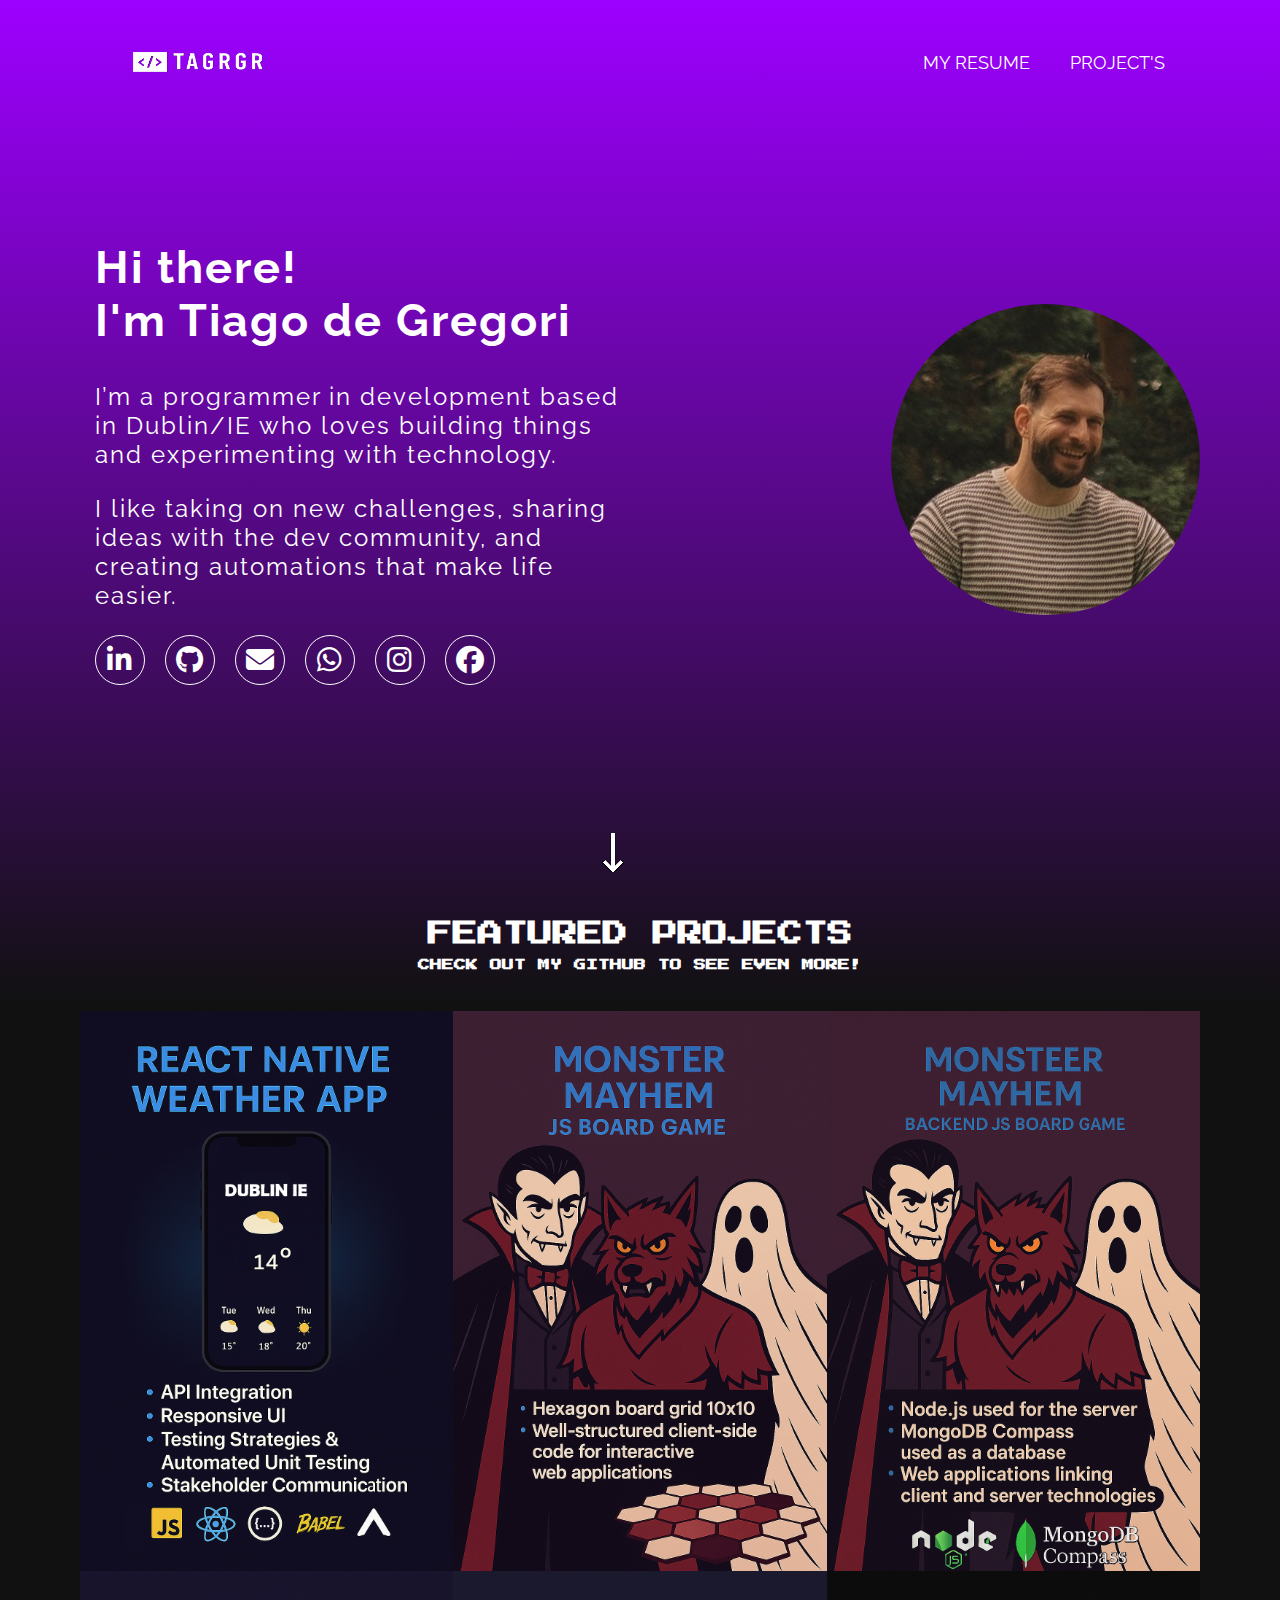
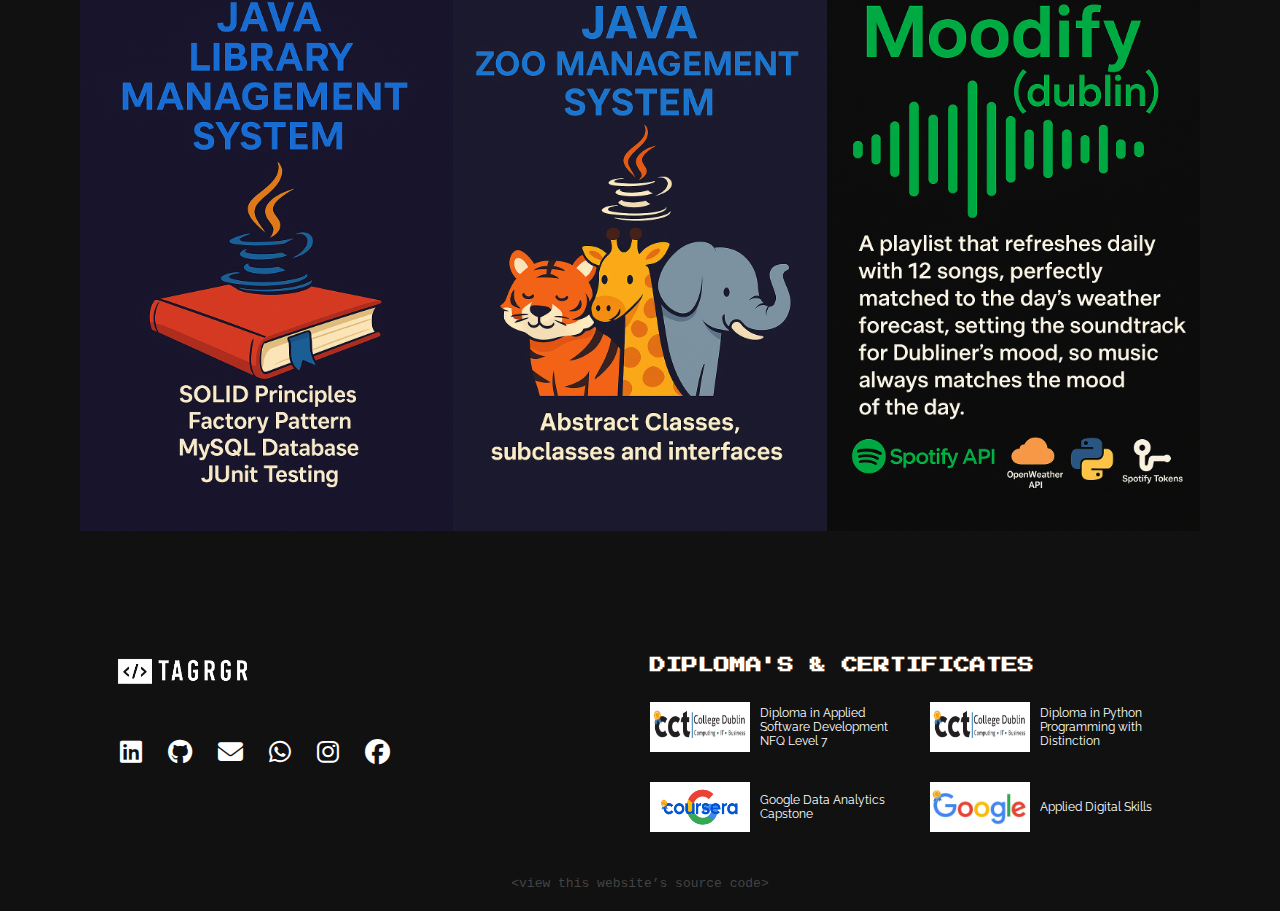
<file: index.html>
<!-- https://github.com/tagrgr/MyPortfolio -->

<!DOCTYPE html>
<html lang="en">
<head>
    <meta charset="UTF-8">
    <meta name="viewport" content="width=device-width, initial-scale=1.0">
    <title>Tiago de Gregori Portfolio</title>
    
    <!-- links to all css files, google fonts and font-awesome icons -->
    <link rel="stylesheet" href="./src/css/reset.css">
    <link rel="stylesheet" href="./src/css/style.css">
    <link rel="stylesheet" href="./src/css/responsive.css">
    <link rel="stylesheet" href="https://cdnjs.cloudflare.com/ajax/libs/font-awesome/6.5.0/css/all.min.css">
    <link rel="preconnect" href="https://fonts.googleapis.com">
    <link rel="preconnect" href="https://fonts.gstatic.com" crossorigin>
    <link href="https://fonts.googleapis.com/css2?family=Poppins:ital,wght@0,100;0,200;0,300;0,400;0,500;0,600;0,700;0,800;0,900;1,100;1,200;1,300;1,400;1,500;1,600;1,700;1,800;1,900&family=Press+Start+2P&family=Raleway:ital,wght@0,100..900;1,100..900&display=swap" rel="stylesheet">

</head>

<body>
    <!-- header of index page, here I added a tag image for my logo, and a nav menu bar where I added in an unordered list with only 2 li's, a link to my resume, and a ID reference link to my #projects section below -->
    <header class="head">        
        <img class="logo" src="./src/images/logo.png" alt="logo">
        
        <nav class="menu">
            <ul>
                <li><a href="./src/pdf/cvTiago10-25.pdf" target="_blank">my resume</a></li>
                <li><a href="#projects">project's</a></li>
                
            </ul>
        </nav>
    </header>
    
    <!-- In my home section, I got a div wrapping my heading tag, text content paragraphs and a social media ul icon links where I added in my contact info. In these links I decided to add attribute target blank so instead of just access its content, it opens a new tab every time user clicks on, also added in title that will pop out a message whn user hovers over  -->
    <section class="home">
        <div class="info">
            <h2>Hi there! <br>I'm Tiago de Gregori</h2>
            <p>I’m a programmer in development based in Dublin/IE who loves building things and experimenting with technology.</p>
            <p>I like taking on new challenges, sharing ideas with the dev community, and creating automations that make life easier.</p>

            <ul class="social-media">
                <li>
                    <a href="https://www.linkedin.com/in/tagrgr/" target="_blank" title="Go to this LinkedIn link">
                        <i class="fab fa-linkedin-in"></i>
                    </a>
                </li>
                <li>
                    <a href="https://github.com/tagrgr" target="_blank" title="Go to this GitHub link">
                        <i class="fab fa-github"></i>
                    </a>
                </li>
                <li>
                    <a href="mailto:tiago.gregori@live.com" target="_blank" title="Send me an email">
                        <i class="fas fa-envelope"></i>
                    </a>
                </li>
                <li>
                    <a href="https://wa.me/353899853638" target="_blank" title="Contact by WhatsApp">
                        <i class="fab fa-whatsapp"></i>
                    </a>
                </li>
                <li>
                    <a href="https://www.instagram.com/tiagogregori" target="_blank" title="Go to this Instagram link">
                        <i class="fab fa-instagram"></i>
                    </a>
                </li>
                <li>
                    <a href="https://facebook.com/tiagodegregori" target="_blank" title="Go to this Facebook link">
                        <i class="fab fa-facebook"></i>
                    </a>
                </li>
            </ul>
        </div>

        <!-- my profile picture, added 2 parent divs wrapping img for styling later on-->
        <div class="container-pic">
            <div class="pic">
                <img src="./src/images/profile-photo.jpg" alt="Tiago profile photo">
            </div>
        </div>
    </section>

    <!-- section Id Projects, so the idea here was to write something I could create a grid layout of images with 2 rows and 3 columns. Link to it html pages where I could have access to its links info, so I got a section with the id I used on my nav bar which means, everytime you click on projects in my nav bar it will send user to this section. a heading tag just before the first div and then I followed a pretty much basic structure: div wrapping up a tag link and this tag link wrapping up a tag image. Did that 6 times and wrapped all up in another div called container -->
    <section id="projects">
        <h3 class="title">Featured Projects<br><span class="title-info">Check out my GitHub to see even more!</span></h3>
        <div class="container-pro">
            <div class="project">
                <a href="./weather-app.html">
                    <img src="./src/images/wheather-app.png" alt="React Native Weather App">
                </a>
            </div>
            <div class="project">
                <a href="./monster-mayhem-hex.html">
                    <img src="./src/images/monster-mayhem-hexagons.png" alt="Monster Mayhem Hexagonal Board Game">
                </a>
            </div>
            <div class="project">
                <a href="./monster-mayhem-backend.html">
                    <img src="./src/images/monster-mayhem-backend.png" alt="Monster Mayhem Backend Board Game">
                </a>
            </div>
            <div class="project">
                <a href="library.html">
                    <img src="./src/images/library-java.png" alt="Java Library Management System">
                </a>
            </div>
            <div class="project">
                <a href="./dublin-zoo.html">
                    <img src="./src/images/zoo-java.png" alt="Java Dublin Zoo Management System">
                </a>
            </div>
            <div class="project">
                <a href="./moodify.html">
                    <img src="./src/images/moodify-python.png" alt="Python Spotify Weather Playlist">
                </a>
            </div>
        </div>
    </section>

    <!-- Splited my footed in left and right side. on my left side I got my logo positioned on top and social media links under. At the footer right side I got an list for my diplomas and certificates -->
    <footer class="foot">
        <div class="left-side">
            <a class="foot-logo" href="#">
                <img src="./src/images/logo.png" alt="logo">
            </a>

            <div class="social-foot">
                <a href="https://linkedin.com/in/tagrgr" target="_blank" title="Go to this LinkedIn link">
                    <i class="fab fa-linkedin"></i>
                </a>
                <a href="https://github.com/tagrgr" target="_blank" title="Go to this GitHub link">
                    <i class="fab fa-github"></i>
                </a>
                <a href="mailto:tiago.gregori@live.com" target="_blank" title="Send me an email">
                    <i class="fas fa-envelope"></i>
                </a>
                <a href="https://wa.me/353899853638" target="_blank" title="Contact by WhatsApp">
                    <i class="fab fa-whatsapp"></i>
                </a>
                <a href="https://instagram.com/tiagogregori" target="_blank" title="Go to this Instagram link">
                    <i class="fab fa-instagram"></i>
                </a>
                <a href="https://facebook.com/tiagodegregori" target="_blank" title="Go to this Facebook link">
                    <i class="fab fa-facebook"></i>
                </a>
            </div>

        </div>
        
        <nav>
            <h4>Diploma's & Certificates</h4> <br>
            <ul>
                <li>
                    <a href="./src/pdf/Tiago de Gregori - Award Transcript.pdf" target="_blank">
                        <img src="./src/images/cct.jpg" alt="FullStack">
                        <p>Diploma in Applied Software Development NFQ Level 7</p>
                    </a>
                </li>
                <li>
                    <a href="./src/pdf/Python Summer Cert.pdf" target="_blank">
                        <img src="./src/images/cct.jpg" alt="Python">
                        <p>Diploma in Python Programming with Distinction</p>
                    </a>
                </li>
                <li>
                    <a href="./src/pdf/Google Data Analytics Capstone Certificate.pdf" target="_blank">
                        <img src="./src/images/coursera.png" alt="Data Analytics">
                        <p>Google Data Analytics Capstone</p>
                    </a>
                </li>
                <li>
                    <a href="./src/pdf/Applied Digital Skills.pdf" target="_blank">
                        <img src="./src/images/google.jpg" alt="">
                        <p>Applied Digital Skills</p>
                    </a>
                </li>
            </ul>
        </nav> 

        <div class="footer-center">
            <a href="https://github.com/tagrgr/MyPortfolio" target="_blank"><code>&lt;view this website’s source code&gt;</code></a>
        </div>
    </footer>

</body>

<script src="./src/js/script.js"></script>

</html>
</file>
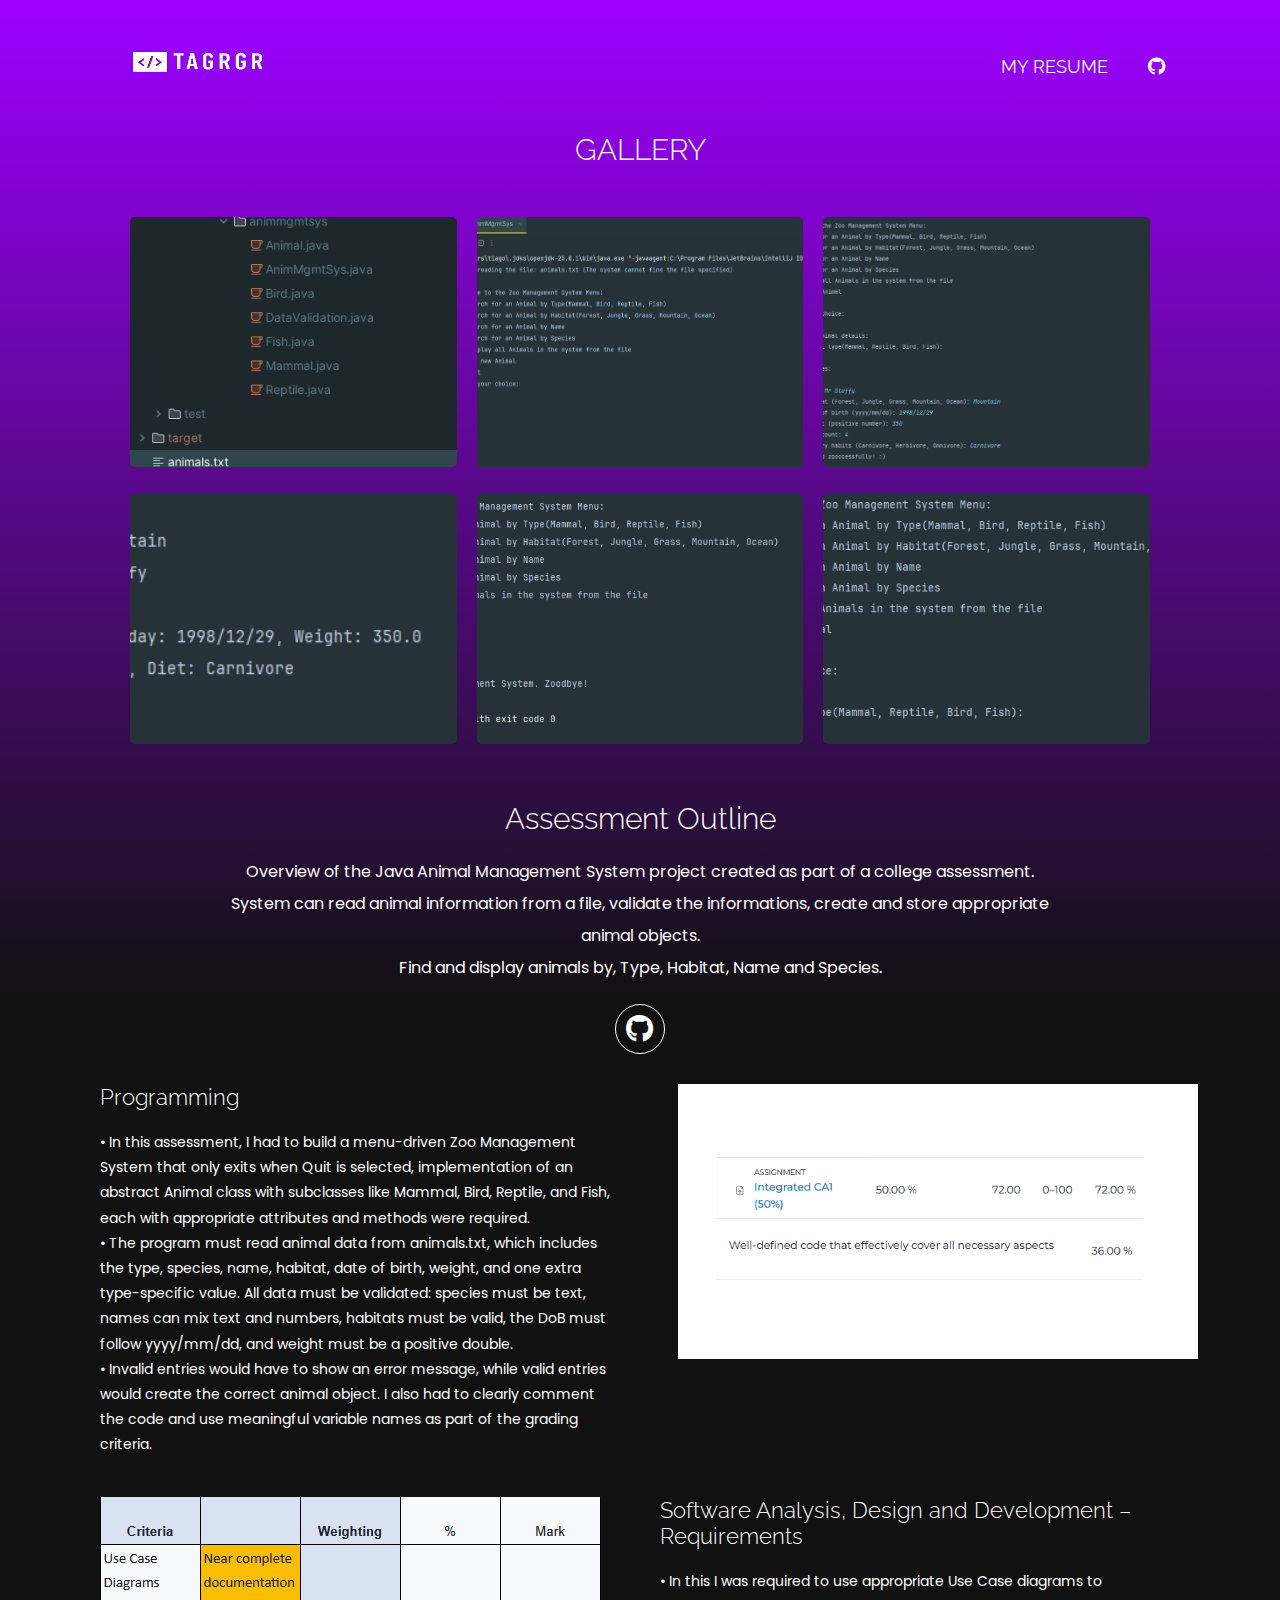
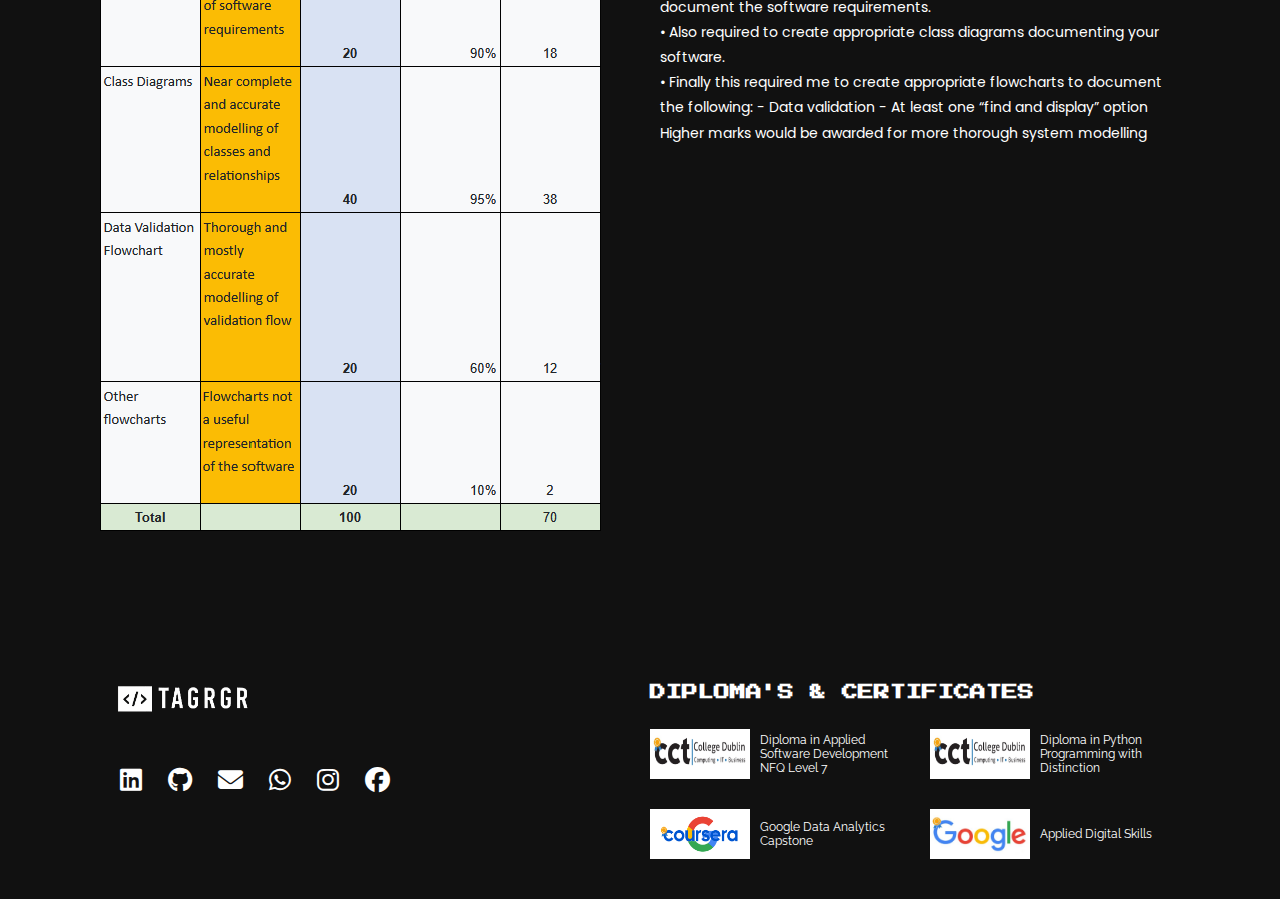
<file: dublin-zoo.html>
<!DOCTYPE html>
<html lang="en">
<head>
    <meta charset="UTF-8">
    <meta name="viewport" content="width=device-width, initial-scale=1.0">
    <title>Java Zoo Management System</title>

    <link rel="stylesheet" href="./src/css/reset.css">
    <link rel="stylesheet" href="./src/css/style.css">
    <link rel="stylesheet" href="./src/css/projects.css">
    <link rel="stylesheet" href="./src/css/responsive.css">
    <link rel="stylesheet" href="https://cdnjs.cloudflare.com/ajax/libs/font-awesome/6.5.0/css/all.min.css">
    <link rel="preconnect" href="https://fonts.googleapis.com">
    <link rel="preconnect" href="https://fonts.gstatic.com" crossorigin>
    <link href="https://fonts.googleapis.com/css2?family=Poppins:ital,wght@0,100;0,200;0,300;0,400;0,500;0,600;0,700;0,800;0,900;1,100;1,200;1,300;1,400;1,500;1,600;1,700;1,800;1,900&family=Press+Start+2P&family=Raleway:ital,wght@0,100..900;1,100..900&display=swap" rel="stylesheet">
</head>
<body>
    <header class="head">
        <a href="index.html">        
            <img class="logo" src="./src/images/logo.png" alt="logo">
        </a>
            
        <nav class="menu">
            <ul>
                <li>
                    <a href="./src/pdf/cvTiago10-25.pdf" target="_blank">my resume</a>
                </li>
                <li>
                    <a href="https://github.com/tagrgr/animal-management-system" target="_blank">
                        <i class="fab fa-github"></i>
                    </a>
                </li>
            </ul>
        </nav>
    </header>
    
    <section>
        <h4 class="projects-title">GALLERY</h4>
        <div class="gallery">
            <a href="#img1">
                <img class="thumb" src="./src/images/java-zoo/1.png">
            </a>
            <a href="#img2">
                <img class="thumb" src="./src/images/java-zoo/2.png">
            </a>
            <a href="#img3">
                <img class="thumb" src="./src/images/java-zoo/3.png">
            </a>
            <a href="#img4">
                <img class="thumb" src="./src/images/java-zoo/4.png">
            </a>
            <a href="#img5">
                <img class="thumb" src="./src/images/java-zoo/5.png">
            </a>
            <a href="#img6">
                <img class="thumb" src="./src/images/java-zoo/6.png">
            </a>
        </div>

        <div id="img1" class="lightbox">
            <a href="#" class="lightbox-bg"></a>
            <img src="./src/images/java-zoo/1.png">
        </div>
        <div id="img2" class="lightbox">
            <a href="#" class="lightbox-bg"></a>            
            <img src="./src/images/java-zoo/2.png">
        </div>
        <div id="img3" class="lightbox">
            <a href="#" class="lightbox-bg"></a>
            <img src="./src/images/java-zoo/3.png">
        </div>
        <div id="img4" class="lightbox">
            <a href="#" class="lightbox-bg"></a>
            <img src="./src/images/java-zoo/4.png">
        </div>
        <div id="img5" class="lightbox">
            <a href="#" class="lightbox-bg"></a>
            <img src="./src/images/java-zoo/5.png">
        </div>
        <div id="img6" class="lightbox">
            <a href="#" class="lightbox-bg"></a>
            <img src="./src/images/java-zoo/6.png">
        </div>
    </section>

    <section class="project-container">
        <div class="project-header">
            <h4>Assessment Outline</h4>
            <p>
                Overview of the Java Animal Management System project created as part of a college assessment.
                <br>
                System can read animal information from a file, validate the informations, create and store appropriate animal objects.
                <br>
                Find and display animals by, Type, Habitat, Name and Species.
            </p>
            <div class="project-links">
                <a href="https://github.com/tagrgr/animal-management-system" target="_blank">
                    <i class="fab fa-github"></i>
                </a>
            </div>
        </div>
        <div class="card">
            <div class="requirements">
                <h4>Programming</h4>
                <p>
                    • In this assessment, I had to build a menu-driven Zoo Management System that only exits when Quit is selected, implementation of an abstract Animal class with subclasses like Mammal, Bird, Reptile, and Fish, each with appropriate attributes and methods were required. <br>

                    • The program must read animal data from animals.txt, which includes the type, species, name, habitat, date of birth, weight, and one extra type-specific value. All data must be validated: species must be text, names can mix text and numbers, habitats must be valid, the DoB must follow yyyy/mm/dd, and weight must be a positive double. <br>

                    • Invalid entries would have to show an error message, while valid entries would create the correct animal object. I also had to clearly comment the code and use meaningful variable names as part of the grading criteria. <br>
                </p>
            </div>

            <div class="grades">
                <img src="./src/images/java-zoo/grades.png" style="margin-left: 18px;">
            </div>

            <div class="grades">
                <img src="./src/images/java-zoo/saad1.png">
            </div>

            <div class="requirements">
                <h4>Software Analysis, Design and Development – Requirements</h4>
                <p>
                    • In this I was required to use appropriate Use Case diagrams to document the software requirements. <br>

                    • Also required to create appropriate class diagrams documenting your software.<br>

                    • Finally this required me to create appropriate flowcharts to document the following:
                        - Data validation
                        - At least one “find and display” option <br>

                    Higher marks would be awarded for more thorough system modelling
                </p>
            </div>
        </div>
    </section>
    
    <footer class="foot">
        <div class="left-side">
            <a class="foot-logo" href="./index.html">
                <img src="./src/images/logo.png" alt="logo">
            </a>

            <div class="social-foot">
                <a href="https://linkedin.com/in/tagrgr" target="_blank" title="Go to this LinkedIn link">
                    <i class="fab fa-linkedin"></i>
                </a>
                <a href="https://github.com/tagrgr" target="_blank" title="Go to this GitHub link">
                    <i class="fab fa-github"></i>
                </a>
                <a href="mailto:tiago.gregori@live.com" target="_blank" title="Send me an email">
                    <i class="fas fa-envelope"></i>
                </a>
                <a href="https://wa.me/353899853638" target="_blank" title="Contact by WhatsApp">
                    <i class="fab fa-whatsapp"></i>
                </a>
                <a href="https://instagram.com/tiagogregori" target="_blank" title="Go to this Instagram link">
                    <i class="fab fa-instagram"></i>
                </a>
                <a href="https://facebook.com/tiagodegregori" target="_blank" title="Go to this Facebook link">
                    <i class="fab fa-facebook"></i>
                </a>
            </div>
        </div>
        
        <nav>
            <h4>Diploma's & Certificates</h4><br>
            <ul>
                <li>
                    <a href="./src/pdf/Tiago de Gregori - Award Transcript.pdf" target="_blank">
                        <img src="./src/images/cct.jpg" alt="FullStack">
                        <p>Diploma in Applied Software Development NFQ Level 7</p>
                    </a>
                </li>
                <li>
                    <a href="./src/pdf/Python Summer Cert.pdf" target="_blank">
                        <img src="./src/images/cct.jpg" alt="Python">
                        <p>Diploma in Python Programming with Distinction</p>
                    </a>
                </li>
                <li>
                    <a href="./src/pdf/Google Data Analytics Capstone Certificate.pdf" target="_blank">
                        <img src="./src/images/coursera.png" alt="Data Analytics">
                        <p>Google Data Analytics Capstone</p>
                    </a>
                </li>
                <li>
                    <a href="./src/pdf/Applied Digital Skills.pdf" target="_blank">
                        <img src="./src/images/google.jpg" alt="">
                        <p>Applied Digital Skills</p>
                    </a>
                </li>
            </ul>
        </nav> 
    </footer>
</body>
</html>
</file>
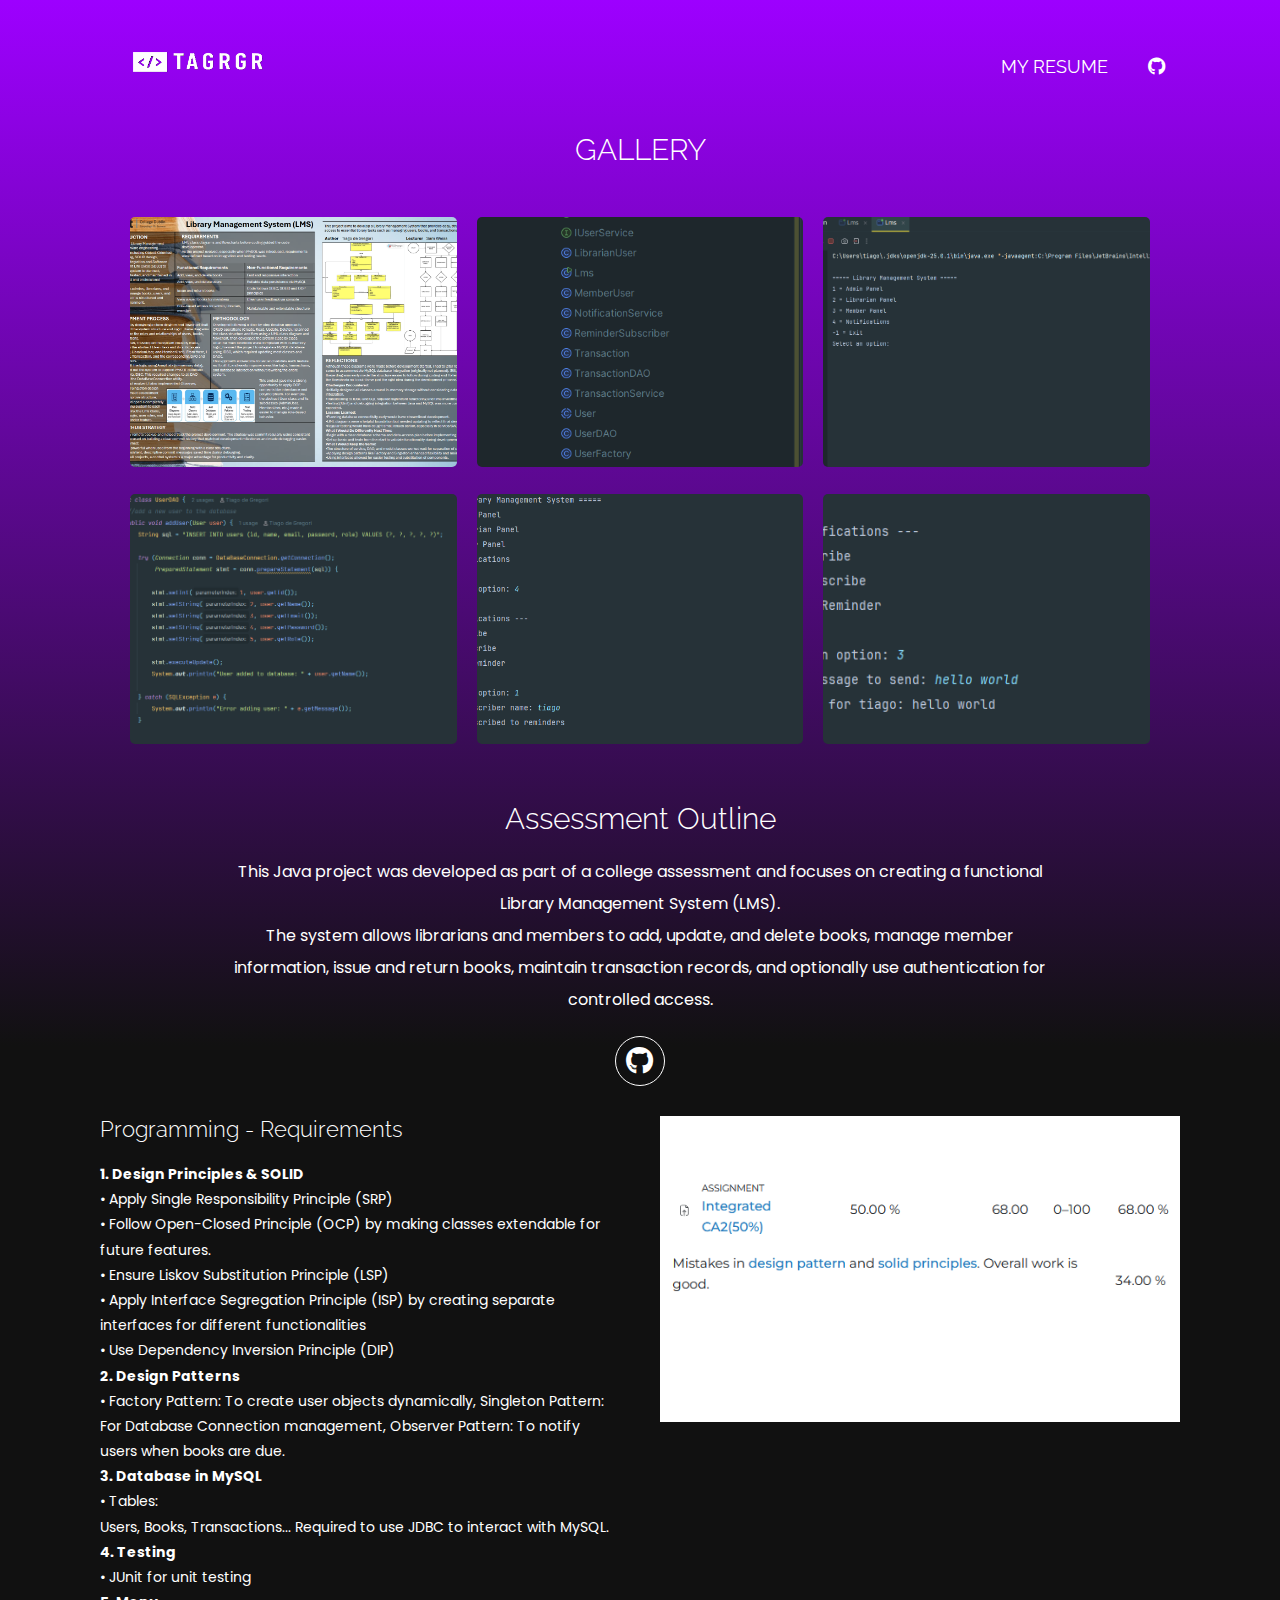
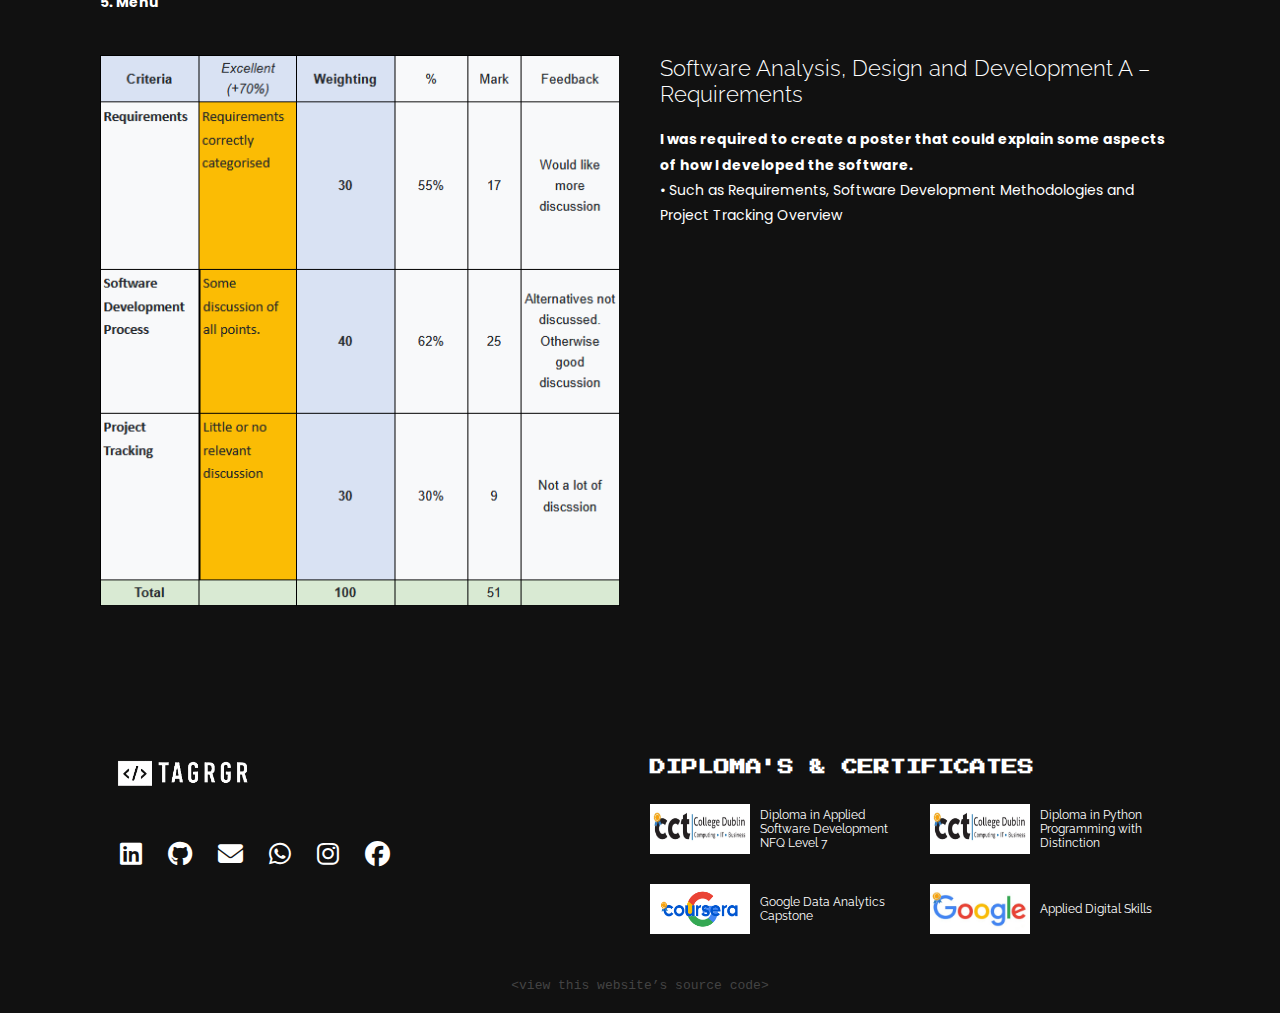
<file: library.html>
<!DOCTYPE html>
<html lang="en">
<head>
    <meta charset="UTF-8">
    <meta name="viewport" content="width=device-width, initial-scale=1.0">
    <title>Weather App</title>

    <link rel="stylesheet" href="./src/css/reset.css">
    <link rel="stylesheet" href="./src/css/style.css">
    <link rel="stylesheet" href="./src/css/projects.css">
    <link rel="stylesheet" href="./src/css/responsive.css">
    <link rel="stylesheet" href="https://cdnjs.cloudflare.com/ajax/libs/font-awesome/6.5.0/css/all.min.css">
    <link rel="preconnect" href="https://fonts.googleapis.com">
    <link rel="preconnect" href="https://fonts.gstatic.com" crossorigin>
    <link href="https://fonts.googleapis.com/css2?family=Poppins:ital,wght@0,100;0,200;0,300;0,400;0,500;0,600;0,700;0,800;0,900;1,100;1,200;1,300;1,400;1,500;1,600;1,700;1,800;1,900&family=Press+Start+2P&family=Raleway:ital,wght@0,100..900;1,100..900&display=swap" rel="stylesheet">
</head>
<body>
    <header class="head">
        <a href="index.html">        
            <img class="logo" src="./src/images/logo.png" alt="logo">
        </a>
            
        <nav class="menu">
            <ul>
                <li>
                    <a href="./src/pdf/cvTiago10-25.pdf" target="_blank">my resume</a>
                </li>
                <li>
                    <a href="https://github.com/tagrgr/library-management-system-" target="_blank">
                        <i class="fab fa-github"></i>
                    </a>
                </li>
            </ul>
        </nav>
    </header>
    
    <section>
        <h4 class="projects-title">GALLERY</h4>
        <div class="gallery">
            <a href="#img1">
                <img class="thumb" src="./src/images/java-library/1.png">
            </a>
            <a href="#img2">
                <img class="thumb" src="./src/images/java-library/2.png">
            </a>
            <a href="#img3">
                <img class="thumb" src="./src/images/java-library/3.png">
            </a>
            <a href="#img4">
                <img class="thumb" src="./src/images/java-library/4.png">
            </a>
            <a href="#img5">
                <img class="thumb" src="./src/images/java-library/5.png">
            </a>
            <a href="#img6">
                <img class="thumb" src="./src/images/java-library/6.png">
            </a>
        </div>

        <div id="img1" class="lightbox">
            <a href="#" class="lightbox-bg"></a>

            <div class="lightbox-content">
                <button class="lightbox-close" aria-label="Close">X</button>
                <img src="./src/images/java-library/1.png">
            </div>
        </div>
        <div id="img2" class="lightbox">
            <a href="#" class="lightbox-bg"></a>
            
            <div class="lightbox-content">
                <button class="lightbox-close" aria-label="Close">X</button>
                <img src="./src/images/java-library/2.png">
            </div>
        </div>
        <div id="img3" class="lightbox">
            <a href="#" class="lightbox-bg"></a>

            <div class="lightbox-content">
                <button class="lightbox-close" aria-label="Close">X</button>
                <img src="./src/images/java-library/3.png">
            </div>
        </div>
        <div id="img4" class="lightbox">
            <a href="#" class="lightbox-bg"></a>

            <div class="lightbox-content">
                <button class="lightbox-close" aria-label="Close">X</button>
                <img src="./src/images/java-library/4.png">
            </div>
        </div>
        <div id="img5" class="lightbox">
            <a href="#" class="lightbox-bg"></a>

            <div class="lightbox-content">
                <button class="lightbox-close" aria-label="Close">X</button>
                <img src="./src/images/java-library/5.png">
            </div>
        </div>
        <div id="img6" class="lightbox">
            <a href="#" class="lightbox-bg"></a>

            <div class="lightbox-content">
                <button class="lightbox-close" aria-label="Close">X</button>
                <img src="./src/images/java-library/6.png">
            </div>
        </div>
    </section>

    <section class="project-container">
        <div class="project-header">
            <h4>Assessment Outline</h4>
            <p>
                This Java project was developed as part of a college assessment and focuses on creating a functional Library Management System (LMS).
                <br>
                The system allows librarians and members to add, update, and delete books, manage member information, issue and return books, maintain transaction records, and optionally use authentication for controlled access.
            </p>
            <div class="project-links">
                <a href="https://github.com/tagrgr/library-management-system-" target="_blank">
                    <i class="fab fa-github"></i>
                </a>
            </div>
        </div>
        <div class="card">
            <div class="requirements">
                <h4>Programming - Requirements</h4>
                <p>
                    <strong>1. Design Principles & SOLID</strong><br>
                    • Apply Single Responsibility Principle (SRP) <br>

                    • Follow Open-Closed Principle (OCP) by making classes extendable for future features. <br>

                    • Ensure Liskov Substitution Principle (LSP) <br>

                    • Apply Interface Segregation Principle (ISP) by creating separate interfaces for different functionalities <br>

                    • Use Dependency Inversion Principle (DIP) <br>

                    <strong>2. Design Patterns</strong><br>
                    • Factory Pattern: To create user objects dynamically, Singleton Pattern: For Database Connection management, Observer Pattern: To notify users when books are due. <br>

                    <strong>3. Database in MySQL</strong><br>
                    • Tables: <br>
                    Users, Books, Transactions... Required to use JDBC to interact with MySQL.
                    <br>
                    <strong>4. Testing</strong><br>
                    • JUnit for unit testing <br>
                    <strong>5. Menu</strong>
                </p>
            </div>

            <div class="grades">
                <img src="./src/images/java-library/programming-grade.png" alt="">
            </div>

            <div class="grades">
                <img src="./src/images/java-library/saad-grade.png" alt="">
            </div>
            
            <div class="requirements">
                <h4>Software Analysis, Design and Development A – Requirements</h4>
                <p>
                    <strong>I was required to create a poster that could explain some aspects of how I developed the software.</strong><br>
                    • Such as Requirements, Software Development Methodologies and Project Tracking Overview<br>
                </p>
            </div>
        </div>
    </section>
    
    <footer class="foot">
        <div class="left-side">
            <a class="foot-logo" href="index.html">
                <img src="./src/images/logo.png" alt="logo">
            </a>

            <div class="social-foot">
                <a href="https://linkedin.com/in/tagrgr" target="_blank" title="Go to this LinkedIn link">
                    <i class="fab fa-linkedin"></i>
                </a>
                <a href="https://github.com/tagrgr" target="_blank" title="Go to this GitHub link">
                    <i class="fab fa-github"></i>
                </a>
                <a href="mailto:tiago.gregori@live.com" target="_blank" title="Send me an email">
                    <i class="fas fa-envelope"></i>
                </a>
                <a href="https://wa.me/353899853638" target="_blank" title="Contact by WhatsApp">
                    <i class="fab fa-whatsapp"></i>
                </a>
                <a href="https://instagram.com/tiagogregori" target="_blank" title="Go to this Instagram link">
                    <i class="fab fa-instagram"></i>
                </a>
                <a href="https://facebook.com/tiagodegregori" target="_blank" title="Go to this Facebook link">
                    <i class="fab fa-facebook"></i>
                </a>
            </div>
        </div>
        
        <nav>
            <h4>Diploma's & Certificates</h4><br>
            <ul>
                <li>
                    <a href="./src/pdf/Tiago de Gregori - Award Transcript.pdf" target="_blank">
                        <img src="./src/images/cct.jpg" alt="FullStack">
                        <p>Diploma in Applied Software Development NFQ Level 7</p>
                    </a>
                </li>
                <li>
                    <a href="./src/pdf/Python Summer Cert.pdf" target="_blank">
                        <img src="./src/images/cct.jpg" alt="Python">
                        <p>Diploma in Python Programming with Distinction</p>
                    </a>
                </li>
                <li>
                    <a href="./src/pdf/Google Data Analytics Capstone Certificate.pdf" target="_blank">
                        <img src="./src/images/coursera.png" alt="Data Analytics">
                        <p>Google Data Analytics Capstone</p>
                    </a>
                </li>
                <li>
                    <a href="./src/pdf/Applied Digital Skills.pdf" target="_blank">
                        <img src="./src/images/google.jpg" alt="">
                        <p>Applied Digital Skills</p>
                    </a>
                </li>
            </ul>
        </nav> 

        <div class="footer-center">
            <a href="https://github.com/tagrgr/MyPortfolio" target="_blank"><code>&lt;view this website’s source code&gt;</code></a>
        </div>
    </footer>
</body>

<script src="./src/js/script.js"></script>

</html>
</file>
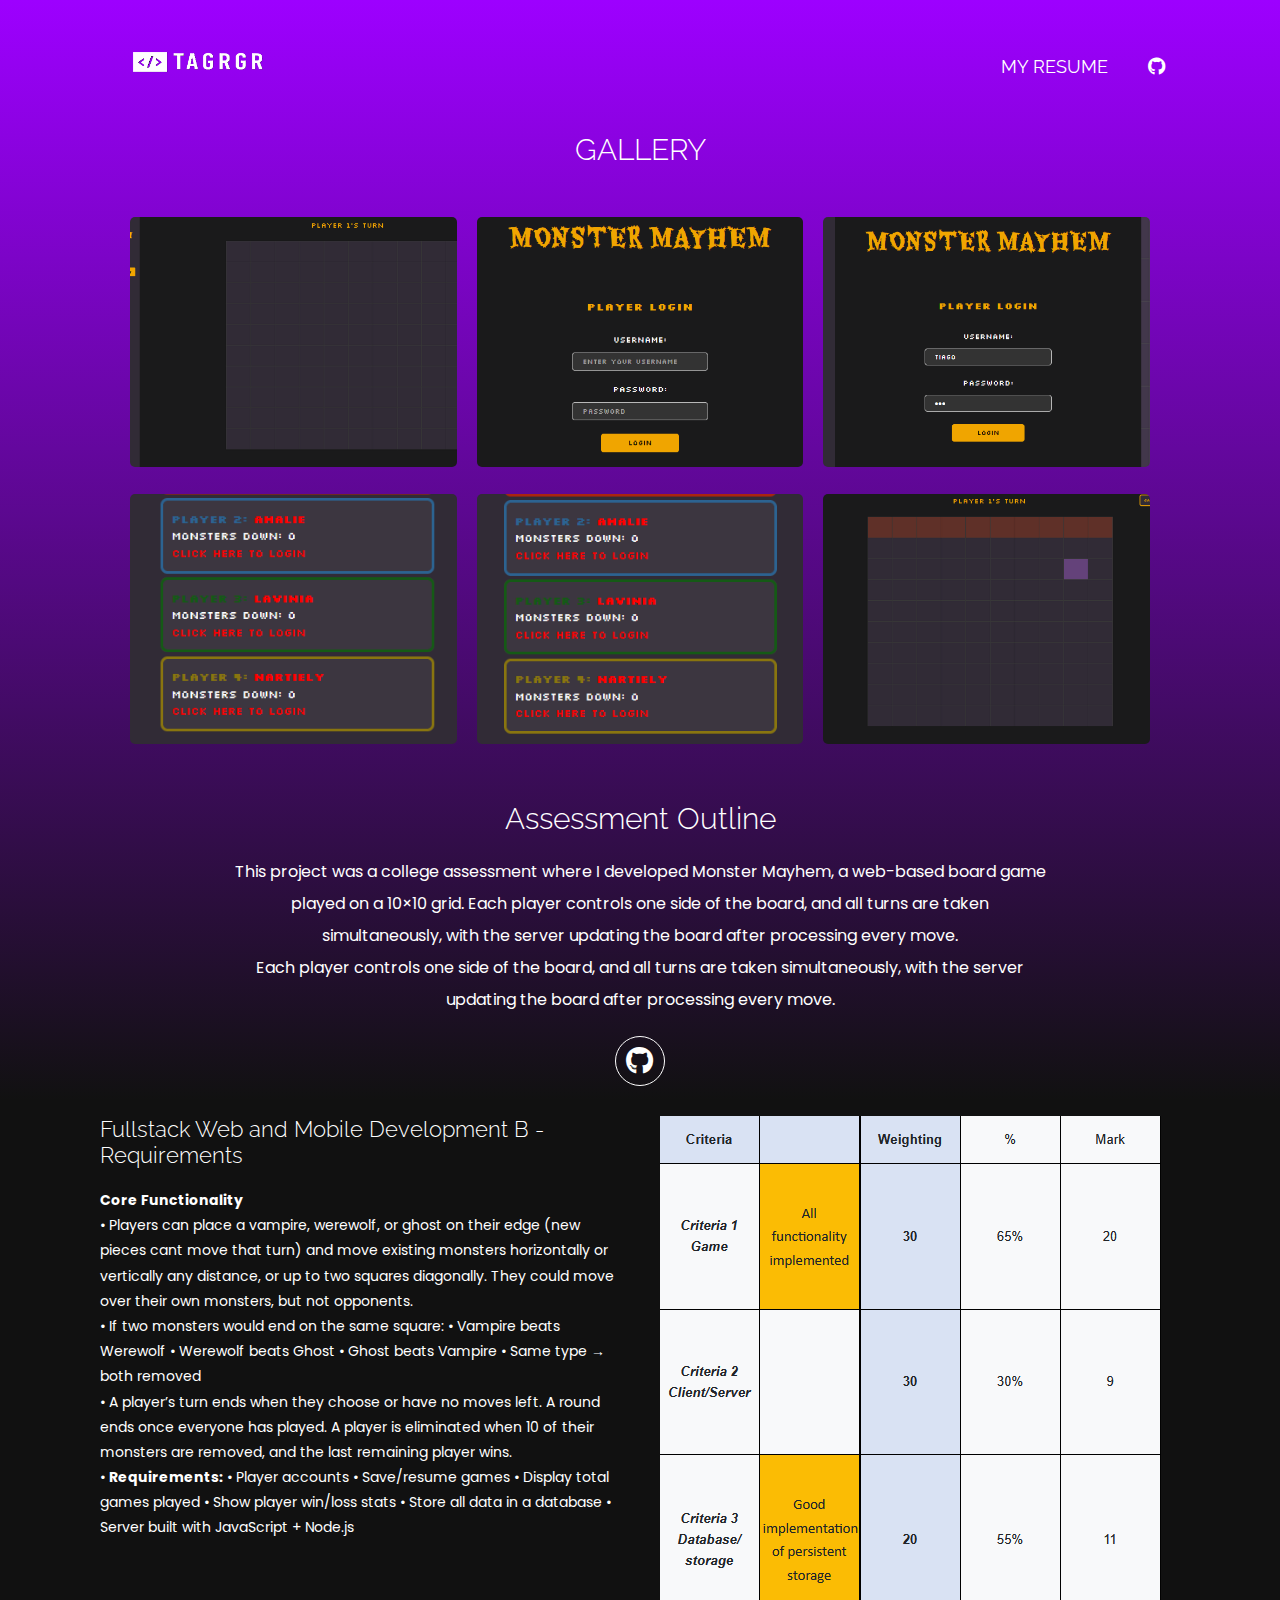
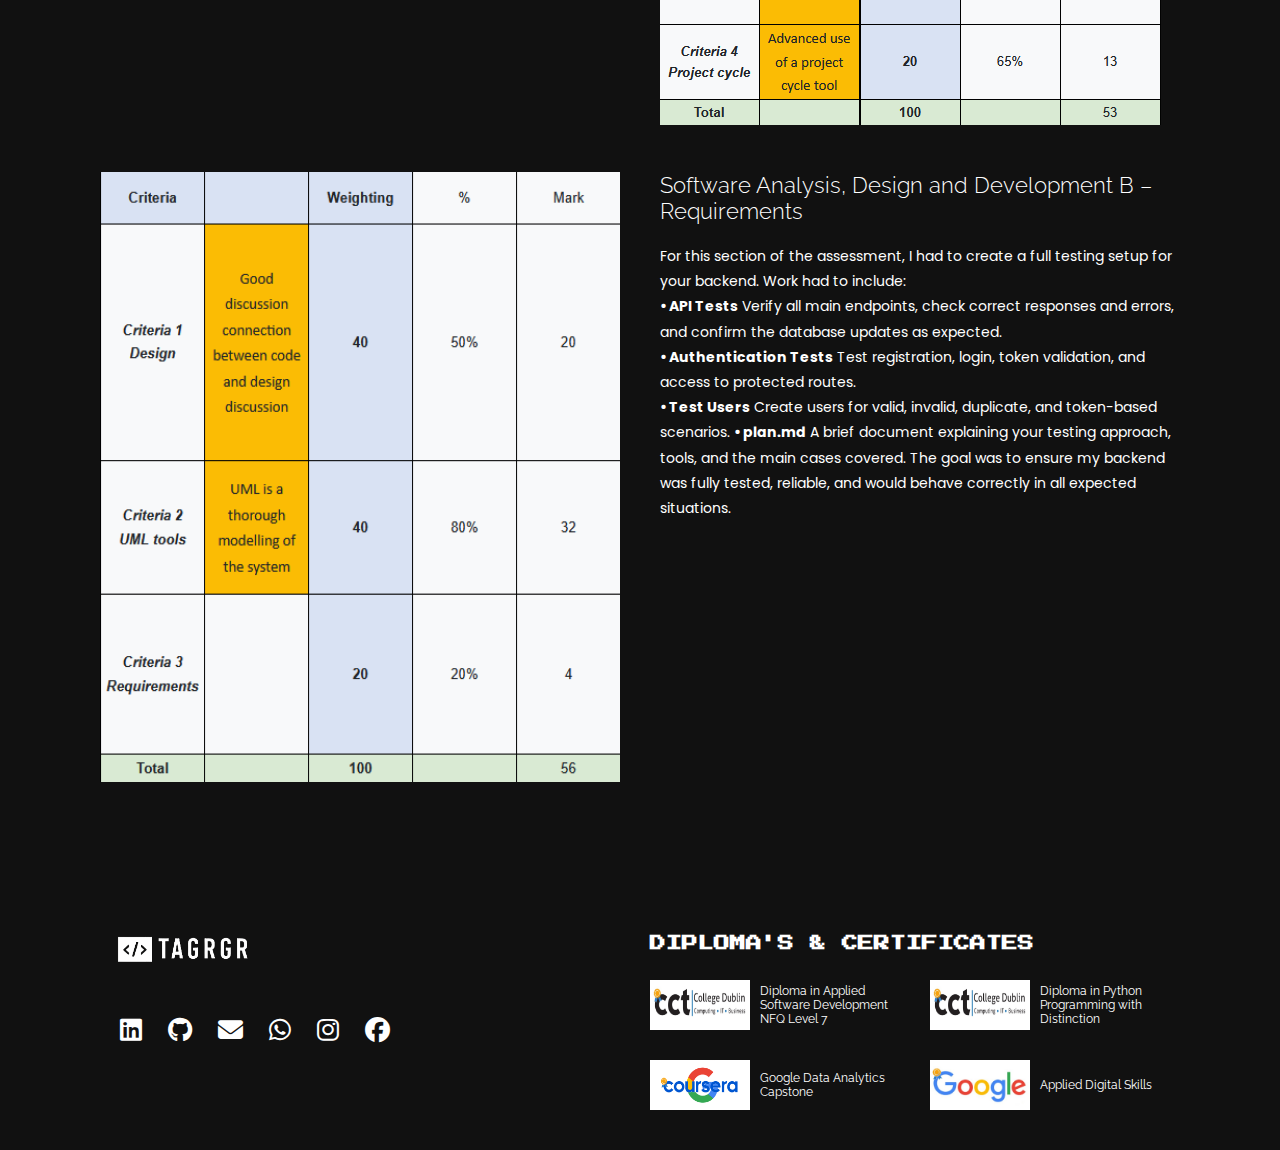
<file: monster-mayhem-backend.html>
<!DOCTYPE html>
<html lang="en">
<head>
    <meta charset="UTF-8">
    <meta name="viewport" content="width=device-width, initial-scale=1.0">
    <title>Monster Mayhem — Full Backend Integration</title>

    <link rel="stylesheet" href="./src/css/reset.css">
    <link rel="stylesheet" href="./src/css/style.css">
    <link rel="stylesheet" href="./src/css/projects.css">
    <link rel="stylesheet" href="./src/css/responsive.css">
    <link rel="stylesheet" href="https://cdnjs.cloudflare.com/ajax/libs/font-awesome/6.5.0/css/all.min.css">
    <link rel="preconnect" href="https://fonts.googleapis.com">
    <link rel="preconnect" href="https://fonts.gstatic.com" crossorigin>
    <link href="https://fonts.googleapis.com/css2?family=Poppins:ital,wght@0,100;0,200;0,300;0,400;0,500;0,600;0,700;0,800;0,900;1,100;1,200;1,300;1,400;1,500;1,600;1,700;1,800;1,900&family=Press+Start+2P&family=Raleway:ital,wght@0,100..900;1,100..900&display=swap" rel="stylesheet">
</head>
<body>
    <header class="head">
        <a href="index.html">        
            <img class="logo" src="./src/images/logo.png" alt="logo">
        </a>
            
        <nav class="menu">
            <ul>
                <li>
                    <a href="./src/pdf/cvTiago10-25.pdf" target="_blank">my resume</a>
                </li>
                <li>
                    <a href="https://github.com/tagrgr/monster-mayhem-multiplayer-board-game-withServer" target="_blank">
                        <i class="fab fa-github"></i>
                    </a>
                </li>
            </ul>
        </nav>
    </header>
    
    <section>
        <h4 class="projects-title">GALLERY</h4>
        <div class="gallery">
            <a href="#img1">
                <img class="thumb" src="./src/images/mm-backend/1.png">
            </a>
            <a href="#img2">
                <img class="thumb" src="./src/images/mm-backend/2.png">
            </a>
            <a href="#img3">
                <img class="thumb" src="./src/images/mm-backend/3.png">
            </a>
            <a href="#img4">
                <img class="thumb" src="./src/images/mm-backend/4.png">
            </a>
            <a href="#img5">
                <img class="thumb" src="./src/images/mm-backend/5.png">
            </a>
            <a href="#img6">
                <img class="thumb" src="./src/images/mm-backend/6.png">
            </a>
        </div>

        <div id="img1" class="lightbox">
            <a href="#" class="lightbox-bg"></a>
            <img src="./src/images/mm-backend/1.png">
        </div>
        <div id="img2" class="lightbox">
            <a href="#" class="lightbox-bg"></a>          
            <img src="./src/images/mm-backend/2.png">
        </div>
        <div id="img3" class="lightbox">
            <a href="#" class="lightbox-bg"></a>
            <img src="./src/images/mm-backend/3.png">
        </div>
        <div id="img4" class="lightbox">
            <a href="#" class="lightbox-bg"></a>
            <img src="./src/images/mm-backend/4.png">
        </div>
        <div id="img5" class="lightbox">
            <a href="#" class="lightbox-bg"></a>
            <img src="./src/images/mm-backend/5.png">
        </div>
        <div id="img6" class="lightbox">
            <a href="#" class="lightbox-bg"></a>
            <img src="./src/images/mm-backend/6.png">
        </div>
    </section>

    <section class="project-container">
        <div class="project-header">
            <h4>Assessment Outline</h4>
            <p>
                This project was a college assessment where I developed Monster Mayhem, a web-based board game played on a 10×10 grid. Each player controls one side of the board, and all turns are taken simultaneously, with the server updating the board after processing every move.
                <br>
                Each player controls one side of the board, and all turns are taken simultaneously, with the server updating the board after processing every move.
            </p>
            <div class="project-links">
                <a href="https://github.com/tagrgr/monster-mayhem-multiplayer-board-game-withServer" target="_blank">
                    <i class="fab fa-github"></i>
                </a>
            </div>
        </div>
        <div class="card">
            <div class="requirements">
                <h4>Fullstack Web and Mobile Development B - Requirements</h4>
                <p>
                    <strong>Core Functionality</strong><br>
                    • Players can place a vampire, werewolf, or ghost on their edge (new pieces cant move that turn) and move existing monsters horizontally or vertically any distance, or up to two squares diagonally. They could move over their own monsters, but not opponents. <br>

                    • If two monsters would end on the same square:
                        • Vampire beats Werewolf
                        • Werewolf beats Ghost
                        • Ghost beats Vampire
                        • Same type → both removed <br>

                    • A player’s turn ends when they choose or have no moves left. A round ends once everyone has played. A player is eliminated when 10 of their monsters are removed, and the last remaining player wins. <br>

                    • <strong>Requirements:</strong>
                        • Player accounts
                        • Save/resume games
                        • Display total games played
                        • Show player win/loss stats
                        • Store all data in a database
                        • Server built with JavaScript + Node.js
                    </p>
                </p>
            </div>

            <div class="grades">
                <img src="./src/images/mm-backend/fullstack1.png">
            </div>

            <div class="grades">
                <img src="./src/images/mm-backend/saad1.png" style="height: 610px;">
            </div>

            <div class="requirements">
                <h4>Software Analysis, Design and Development B – Requirements</h4>
                <p>
                    For this section of the assessment, I had to create a full testing setup for your backend. Work had to include:<br>

                    <strong>• API Tests</strong> Verify all main endpoints, check correct responses and errors, and confirm the database updates as expected.<br>

                    <strong>• Authentication Tests</strong> Test registration, login, token validation, and access to protected routes.<br>

                    <strong>• Test Users</strong> Create users for valid, invalid, duplicate, and token-based scenarios.

                    <strong>• plan.md</strong> A brief document explaining your testing approach, tools, and the main cases covered.

                    The goal was to ensure my backend was fully tested, reliable, and would behave correctly in all expected situations.
                </p>
            </div>            
        </div>
    </section>
    
    <footer class="foot">
        <div class="left-side">
            <a class="foot-logo" href="index.html">
                <img src="./src/images/logo.png" alt="logo">
            </a>

            <div class="social-foot">
                <a href="https://linkedin.com/in/tagrgr" target="_blank" title="Go to this LinkedIn link">
                    <i class="fab fa-linkedin"></i>
                </a>
                <a href="https://github.com/tagrgr" target="_blank" title="Go to this GitHub link">
                    <i class="fab fa-github"></i>
                </a>
                <a href="mailto:tiago.gregori@live.com" target="_blank" title="Send me an email">
                    <i class="fas fa-envelope"></i>
                </a>
                <a href="https://wa.me/353899853638" target="_blank" title="Contact by WhatsApp">
                    <i class="fab fa-whatsapp"></i>
                </a>
                <a href="https://instagram.com/tiagogregori" target="_blank" title="Go to this Instagram link">
                    <i class="fab fa-instagram"></i>
                </a>
                <a href="https://facebook.com/tiagodegregori" target="_blank" title="Go to this Facebook link">
                    <i class="fab fa-facebook"></i>
                </a>
            </div>
        </div>
        
        <nav>
            <h4>Diploma's & Certificates</h4><br>
            <ul>
                <li>
                    <a href="./src/pdf/Tiago de Gregori - Award Transcript.pdf" target="_blank">
                        <img src="./src/images/cct.jpg" alt="FullStack">
                        <p>Diploma in Applied Software Development NFQ Level 7</p>
                    </a>
                </li>
                <li>
                    <a href="./src/pdf/Python Summer Cert.pdf" target="_blank">
                        <img src="./src/images/cct.jpg" alt="Python">
                        <p>Diploma in Python Programming with Distinction</p>
                    </a>
                </li>
                <li>
                    <a href="./src/pdf/Google Data Analytics Capstone Certificate.pdf" target="_blank">
                        <img src="./src/images/coursera.png" alt="Data Analytics">
                        <p>Google Data Analytics Capstone</p>
                    </a>
                </li>
                <li>
                    <a href="./src/pdf/Applied Digital Skills.pdf" target="_blank">
                        <img src="./src/images/google.jpg" alt="">
                        <p>Applied Digital Skills</p>
                    </a>
                </li>
            </ul>
        </nav> 
    </footer>
</body>
</html>
</file>
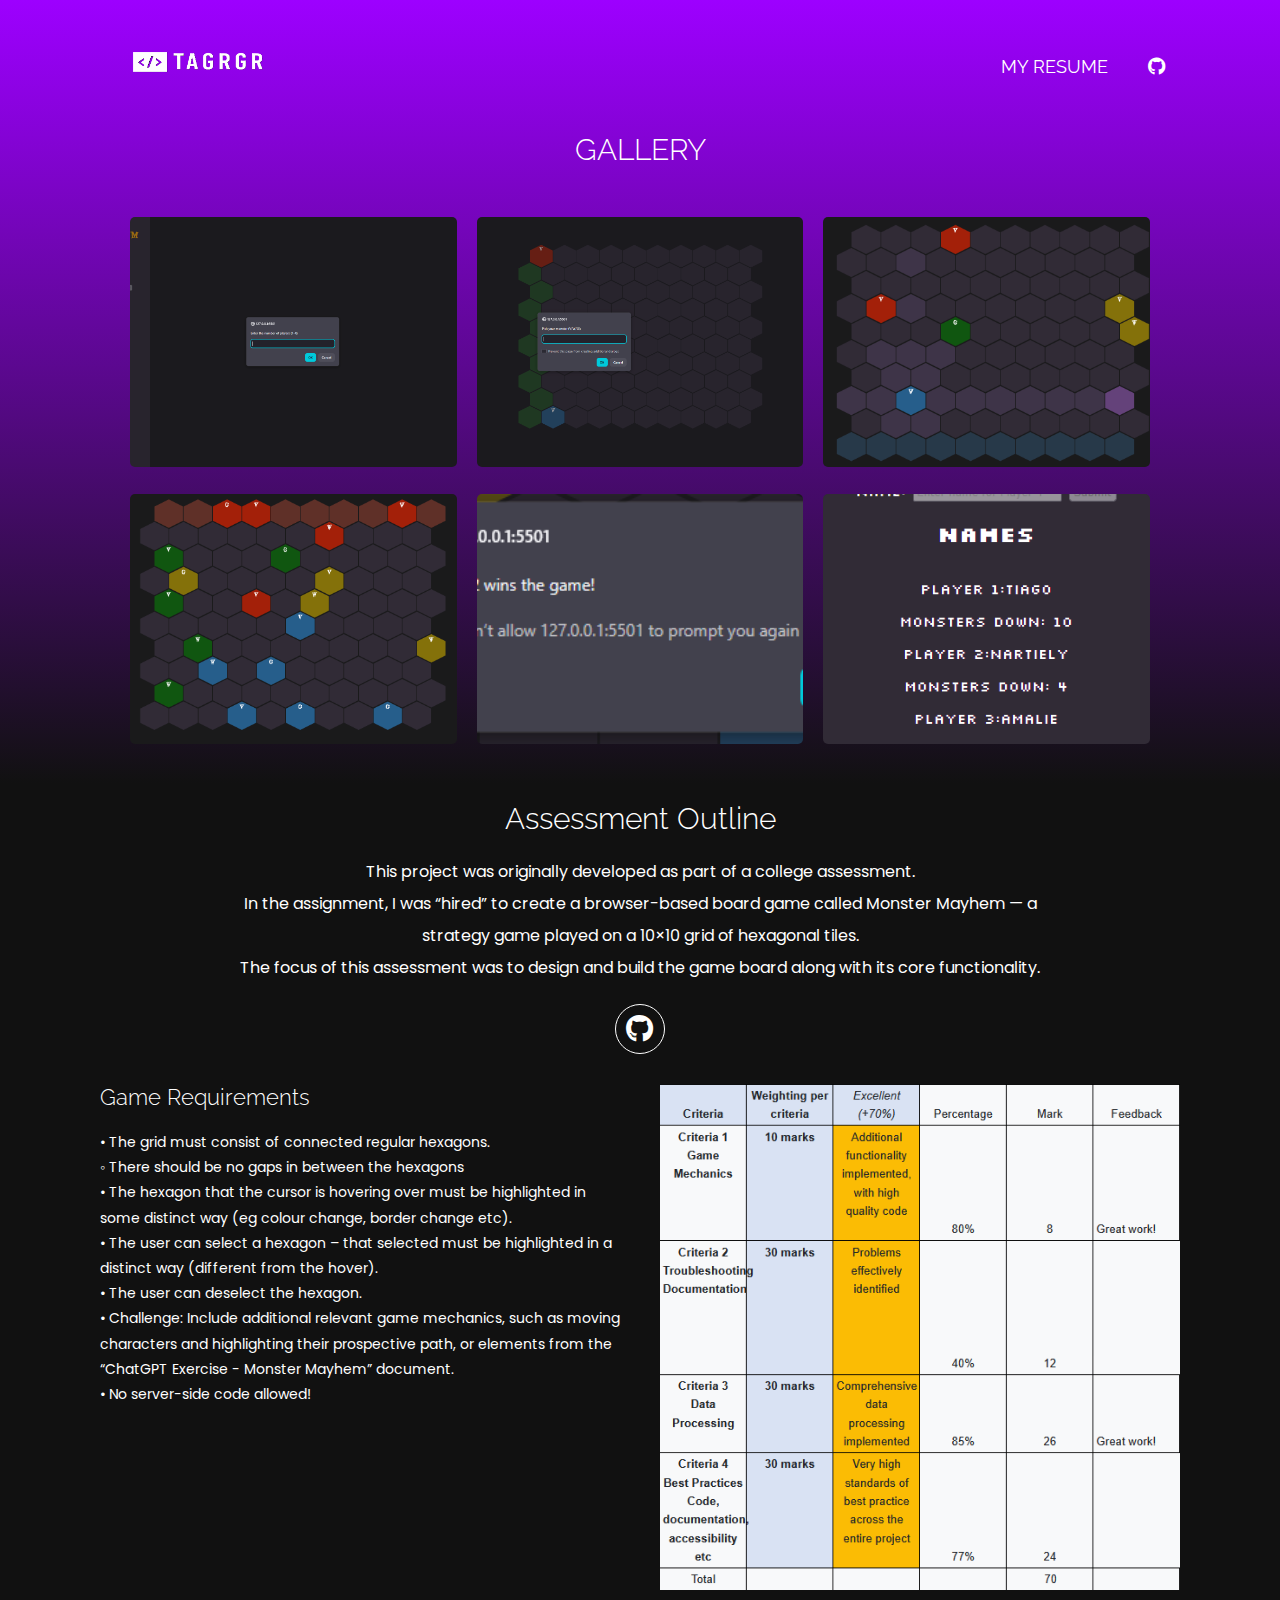
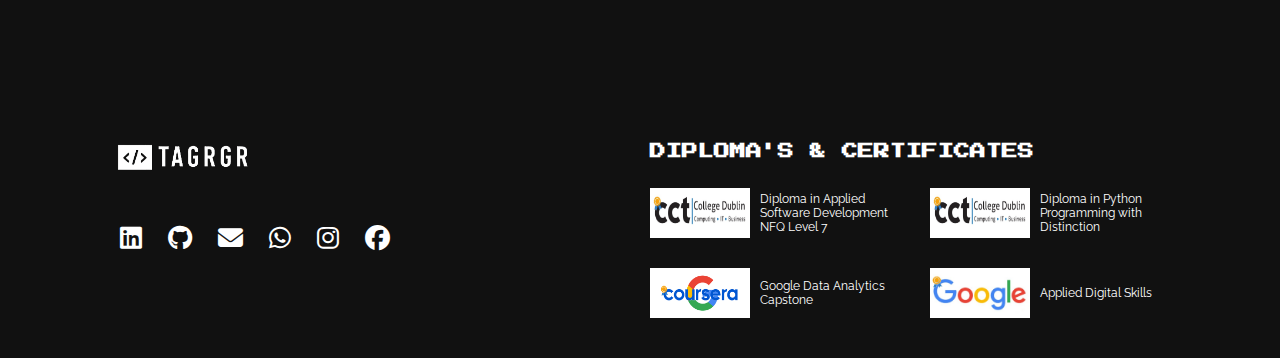
<file: monster-mayhem-hex.html>
<!DOCTYPE html>
<html lang="en">
<head>
    <meta charset="UTF-8">
    <meta name="viewport" content="width=device-width, initial-scale=1.0">
    <title>Monster Mayhem - Hexagonal Board Game</title>

    <link rel="stylesheet" href="./src/css/reset.css">
    <link rel="stylesheet" href="./src/css/style.css">
    <link rel="stylesheet" href="./src/css/projects.css">
    <link rel="stylesheet" href="./src/css/responsive.css">
    <link rel="stylesheet" href="https://cdnjs.cloudflare.com/ajax/libs/font-awesome/6.5.0/css/all.min.css">
    <link rel="preconnect" href="https://fonts.googleapis.com">
    <link rel="preconnect" href="https://fonts.gstatic.com" crossorigin>
    <link href="https://fonts.googleapis.com/css2?family=Poppins:ital,wght@0,100;0,200;0,300;0,400;0,500;0,600;0,700;0,800;0,900;1,100;1,200;1,300;1,400;1,500;1,600;1,700;1,800;1,900&family=Press+Start+2P&family=Raleway:ital,wght@0,100..900;1,100..900&display=swap" rel="stylesheet">
</head>
<body>
    <header class="head">
        <a href="index.html">        
            <img class="logo" src="./src/images/logo.png" alt="logo">
        </a>
            
        <nav class="menu">
            <ul>
                <li>
                    <a href="./src/pdf/cvTiago10-25.pdf" target="_blank">my resume</a>
                </li>
                <li>
                    <a href="https://github.com/tagrgr/monster-mayhem-hexagons-board-game" target="_blank">
                        <i class="fab fa-github"></i>
                    </a>
                </li>
            </ul>
        </nav>
    </header>
    
    <section>
        <h4 class="projects-title">GALLERY</h4>
        <div class="gallery">
            <a href="#img1">
                <img class="thumb" src="./src/images/mm-hex/1.png">
            </a>
            <a href="#img2">
                <img class="thumb" src="./src/images/mm-hex/2.png">
            </a>
            <a href="#img3">
                <img class="thumb" src="./src/images/mm-hex/3.png">
            </a>
            <a href="#img4">
                <img class="thumb" src="./src/images/mm-hex/4.png">
            </a>
            <a href="#img5">
                <img class="thumb" src="./src/images/mm-hex/5.png">
            </a>
            <a href="#img6">
                <img class="thumb" src="./src/images/mm-hex/6.png">
            </a>
        </div>

        <div id="img1" class="lightbox">
            <a href="#" class="lightbox-bg"></a>
            <img src="./src/images/mm-hex/1.png">
        </div>
        <div id="img2" class="lightbox">
            <a href="#" class="lightbox-bg"></a>          
            <img src="./src/images/mm-hex/2.png">
        </div>
        <div id="img3" class="lightbox">
            <a href="#" class="lightbox-bg"></a>
            <img src="./src/images/mm-hex/3.png">
        </div>
        <div id="img4" class="lightbox">
            <a href="#" class="lightbox-bg"></a>
            <img src="./src/images/mm-hex/4.png">
        </div>
        <div id="img5" class="lightbox">
            <a href="#" class="lightbox-bg"></a>
            <img src="./src/images/mm-hex/5.png">
        </div>
        <div id="img6" class="lightbox">
            <a href="#" class="lightbox-bg"></a>
            <img src="./src/images/mm-hex/6.png">
        </div>
    </section>

    <section class="project-container">
        <div class="project-header">
            <h4>Assessment Outline</h4>
            <p>
                This project was originally developed as part of a college assessment.
                <br>
                In the assignment, I was “hired” to create a browser-based board game called Monster Mayhem — a strategy game played on a 10×10 grid of hexagonal tiles.
                <br>
                The focus of this assessment was to design and build the game board along with its core functionality.
            </p>
            <div class="project-links">
                <a href="https://github.com/tagrgr/monster-mayhem-hexagons-board-game" target="_blank">
                    <i class="fab fa-github"></i>
                </a>
            </div>
        </div>
        <div class="card">
            <div class="requirements">
                <h4>Game Requirements</h4> 
                <p>
                    • The grid must consist of connected regular hexagons. <br>
                        ◦ There should be no gaps in between the hexagons <br>

                    • The hexagon that the cursor is hovering over must be highlighted in some distinct way (eg colour change, border change etc). <br>

                    • The user can select a hexagon – that selected must be highlighted in a distinct way (different from the hover). <br>
                    
                    • The user can deselect the hexagon. <br>
                    
                    • Challenge: Include additional relevant game mechanics, such as moving characters and highlighting their prospective path, or elements from the “ChatGPT Exercise - Monster Mayhem” document. <br>

                    • No server-side code allowed! <br>
                </p>
            </div>

            <div class="grades">
                <img src="./src/images/mm-hex/grade.png">
            </div>

            <!-- <div class="grades">
                <img src="./src/images/mm-hex/grade2.png" style="margin-left: -52px;">
            </div> -->

        </div>
    </section>
    
    <footer class="foot">
        <div class="left-side">
            <a class="foot-logo" href="./index.html">
                <img src="./src/images/logo.png" alt="logo">
            </a>

            <div class="social-foot">
                <a href="https://linkedin.com/in/tagrgr" target="_blank" title="Go to this LinkedIn link">
                    <i class="fab fa-linkedin"></i>
                </a>
                <a href="https://github.com/tagrgr" target="_blank" title="Go to this GitHub link">
                    <i class="fab fa-github"></i>
                </a>
                <a href="mailto:tiago.gregori@live.com" target="_blank" title="Send me an email">
                    <i class="fas fa-envelope"></i>
                </a>
                <a href="https://wa.me/353899853638" target="_blank" title="Contact by WhatsApp">
                    <i class="fab fa-whatsapp"></i>
                </a>
                <a href="https://instagram.com/tiagogregori" target="_blank" title="Go to this Instagram link">
                    <i class="fab fa-instagram"></i>
                </a>
                <a href="https://facebook.com/tiagodegregori" target="_blank" title="Go to this Facebook link">
                    <i class="fab fa-facebook"></i>
                </a>
            </div>
        </div>
        
        <nav>
            <h4>Diploma's & Certificates</h4><br>
            <ul>
                <li>
                    <a href="./src/pdf/Tiago de Gregori - Award Transcript.pdf" target="_blank">
                        <img src="./src/images/cct.jpg" alt="FullStack">
                        <p>Diploma in Applied Software Development NFQ Level 7</p>
                    </a>
                </li>
                <li>
                    <a href="./src/pdf/Python Summer Cert.pdf" target="_blank">
                        <img src="./src/images/cct.jpg" alt="Python">
                        <p>Diploma in Python Programming with Distinction</p>
                    </a>
                </li>
                <li>
                    <a href="./src/pdf/Google Data Analytics Capstone Certificate.pdf" target="_blank">
                        <img src="./src/images/coursera.png" alt="Data Analytics">
                        <p>Google Data Analytics Capstone</p>
                    </a>
                </li>
                <li>
                    <a href="./src/pdf/Applied Digital Skills.pdf" target="_blank">
                        <img src="./src/images/google.jpg" alt="">
                        <p>Applied Digital Skills</p>
                    </a>
                </li>
            </ul>
        </nav> 
    </footer>
</body>
</html>
</file>
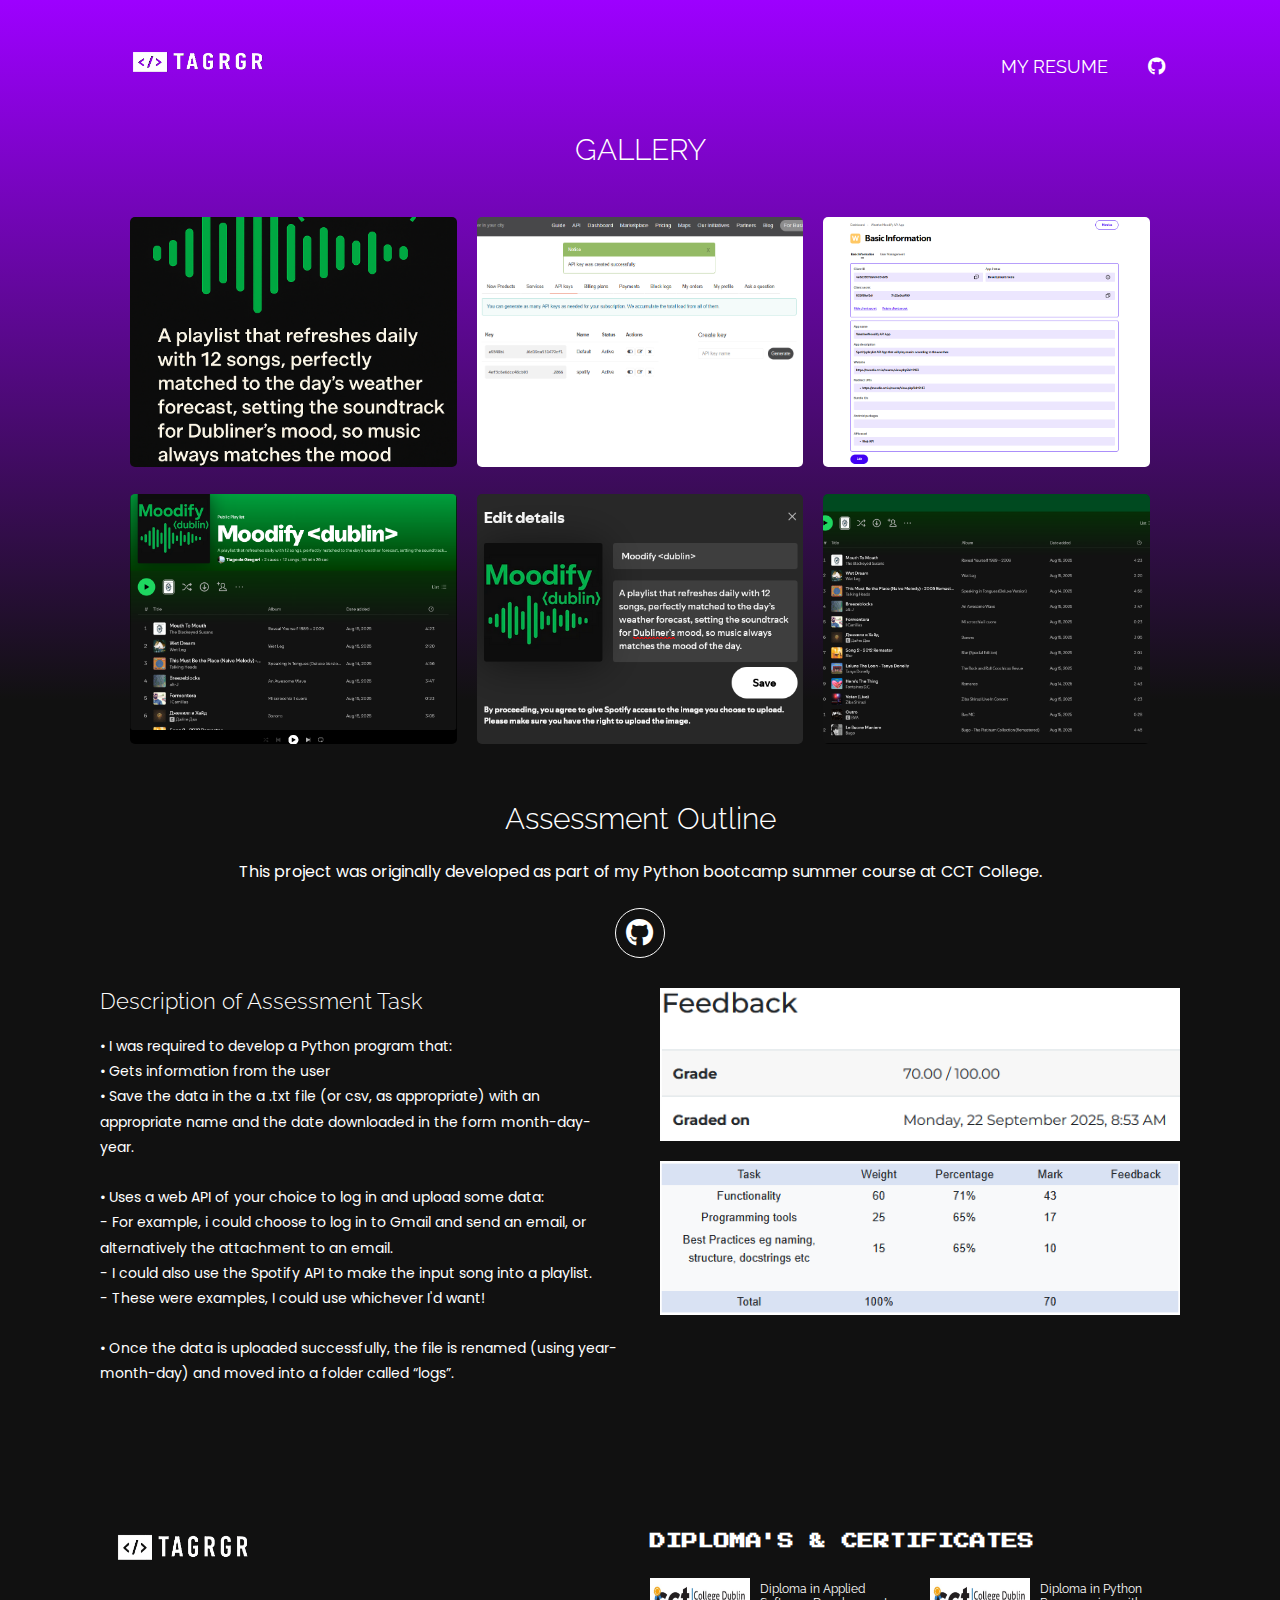
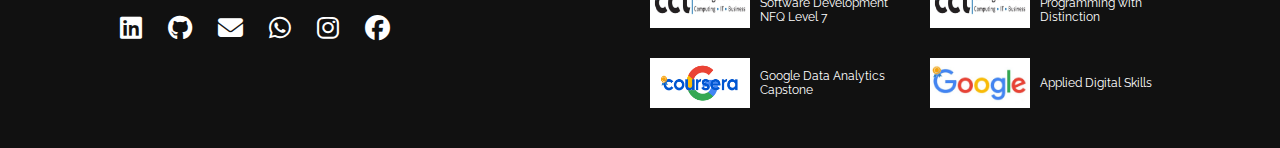
<file: moodify.html>
<!DOCTYPE html>
<html lang="en">
<head>
    <meta charset="UTF-8">
    <meta name="viewport" content="width=device-width, initial-scale=1.0">
    <title>Moodify Weather Playlist</title>

    <link rel="stylesheet" href="./src/css/reset.css">
    <link rel="stylesheet" href="./src/css/style.css">
    <link rel="stylesheet" href="./src/css/projects.css">
    <link rel="stylesheet" href="./src/css/responsive.css">
    <link rel="stylesheet" href="https://cdnjs.cloudflare.com/ajax/libs/font-awesome/6.5.0/css/all.min.css">
    <link rel="preconnect" href="https://fonts.googleapis.com">
    <link rel="preconnect" href="https://fonts.gstatic.com" crossorigin>
    <link href="https://fonts.googleapis.com/css2?family=Poppins:ital,wght@0,100;0,200;0,300;0,400;0,500;0,600;0,700;0,800;0,900;1,100;1,200;1,300;1,400;1,500;1,600;1,700;1,800;1,900&family=Press+Start+2P&family=Raleway:ital,wght@0,100..900;1,100..900&display=swap" rel="stylesheet">
</head>
<body>
    <header class="head">
        <a href="index.html">        
            <img class="logo" src="./src/images/logo.png" alt="logo">
        </a>
            
        <nav class="menu">
            <ul>
                <li>
                    <a href="./src/pdf/cvTiago10-25.pdf" target="_blank">my resume</a>
                </li>
                <li>
                    <a href="https://github.com/tagrgr/pythonMoodify2" target="_blank">
                        <i class="fab fa-github"></i>
                    </a>
                </li>
            </ul>
        </nav>
    </header>
    
    <section>
        <h4 class="projects-title">GALLERY</h4>
        <div class="gallery">
            <a href="#img1">
                <img class="thumb" src="./src/images/moodify-python.png">
            </a>
            <a href="#img2">
                <img class="thumb" src="./src/images/moodify/apiOpenWeather.png">
            </a>
            <a href="#img3">
                <img class="thumb" src="./src/images/moodify/apiSpotify.png">
            </a>
            <a href="#img4">
                <img class="thumb" src="./src/images/moodify/Screenshot 2025-11-16 134355.png">
            </a>
            <a href="#img5">
                <img class="thumb" src="./src/images/moodify/Screenshot 2025-11-16 134409.png">
            </a>
            <a href="#img6">
                <img class="thumb" src="./src/images/moodify/Screenshot 2025-11-16 134431.png">
            </a>
        </div>

        <div id="img1" class="lightbox">
            <a href="#" class="lightbox-bg"></a>
            <img src="./src/images/moodify-python.png">
        </div>
        <div id="img2" class="lightbox">
            <a href="#" class="lightbox-bg"></a>     
            <img src="./src/images/moodify/apiOpenWeather.png">
        </div>
        <div id="img3" class="lightbox">
            <a href="#" class="lightbox-bg"></a>
            <img src="./src/images/moodify/apiSpotify.png">
        </div>
        <div id="img4" class="lightbox">
            <a href="#" class="lightbox-bg"></a>
            <img src="./src/images/moodify/Screenshot 2025-11-16 134355.png">
        </div>
        <div id="img5" class="lightbox">
            <a href="#" class="lightbox-bg"></a>
            <img src="./src/images/moodify/Screenshot 2025-11-16 134409.png">
        </div>
        <div id="img6" class="lightbox">
            <a href="#" class="lightbox-bg"></a>
            <img src="./src/images/moodify/Screenshot 2025-11-16 134431.png">
        </div>
    </section>

    <section class="project-container">
        <div class="project-header">
            <h4>Assessment Outline</h4>
            <p>
                This project was originally developed as part of my Python bootcamp summer course at CCT College.
                <br>
            </p>
            <div class="project-links">
                <a href="https://github.com/tagrgr/pythonMoodify2" target="_blank">
                    <i class="fab fa-github"></i>
                </a>
            </div>
        </div>
        <div class="card">
            <div class="requirements">
                <h4>Description of Assessment Task</h4> 
                <p>
                    • I was required to develop a Python program that: <br>

                    • Gets information from the user <br>

                    • Save the data in the a .txt file (or csv, as appropriate) with an appropriate name and the date downloaded in the form month-day-year. <br><br>
                    
                    • Uses a web API of your choice to log in and upload some data: <br>
                        - For example, i could choose to log in to Gmail and send an email, or alternatively the attachment to an email. <br>
                        - I could also use the Spotify API to make the input song into a playlist. <br>
                        - These were examples, I could use whichever I'd want!
                    <br><br>
                    
                    • Once the data is uploaded successfully, the file is renamed (using year-month-day) and moved into a folder called “logs”. <br>
                </p>
            </div>

            <div class="grades">
                <div class="mood-pics">
                    <img src="./src/images/moodify/feedback.png">
                    <img src="./src/images/moodify/grades.png">
                </div>
            </div>
        </div>
    </section>
    
    <footer class="foot">
        <div class="left-side">
            <a class="foot-logo" href="./index.html">
                <img src="./src/images/logo.png" alt="logo">
            </a>

            <div class="social-foot">
                <a href="https://linkedin.com/in/tagrgr" target="_blank" title="Go to this LinkedIn link">
                    <i class="fab fa-linkedin"></i>
                </a>
                <a href="https://github.com/tagrgr" target="_blank" title="Go to this GitHub link">
                    <i class="fab fa-github"></i>
                </a>
                <a href="mailto:tiago.gregori@live.com" target="_blank" title="Send me an email">
                    <i class="fas fa-envelope"></i>
                </a>
                <a href="https://wa.me/353899853638" target="_blank" title="Contact by WhatsApp">
                    <i class="fab fa-whatsapp"></i>
                </a>
                <a href="https://instagram.com/tiagogregori" target="_blank" title="Go to this Instagram link">
                    <i class="fab fa-instagram"></i>
                </a>
                <a href="https://facebook.com/tiagodegregori" target="_blank" title="Go to this Facebook link">
                    <i class="fab fa-facebook"></i>
                </a>
            </div>
        </div>
        
        <nav>
            <h4>Diploma's & Certificates</h4><br>
            <ul>
                <li>
                    <a href="./src/pdf/Tiago de Gregori - Award Transcript.pdf" target="_blank">
                        <img src="./src/images/cct.jpg" alt="FullStack">
                        <p>Diploma in Applied Software Development NFQ Level 7</p>
                    </a>
                </li>
                <li>
                    <a href="./src/pdf/Python Summer Cert.pdf" target="_blank">
                        <img src="./src/images/cct.jpg" alt="Python">
                        <p>Diploma in Python Programming with Distinction</p>
                    </a>
                </li>
                <li>
                    <a href="./src/pdf/Google Data Analytics Capstone Certificate.pdf" target="_blank">
                        <img src="./src/images/coursera.png" alt="Data Analytics">
                        <p>Google Data Analytics Capstone</p>
                    </a>
                </li>
                <li>
                    <a href="./src/pdf/Applied Digital Skills.pdf" target="_blank">
                        <img src="./src/images/google.jpg" alt="">
                        <p>Applied Digital Skills</p>
                    </a>
                </li>
            </ul>
        </nav> 
    </footer>
</body>
</html>
</file>
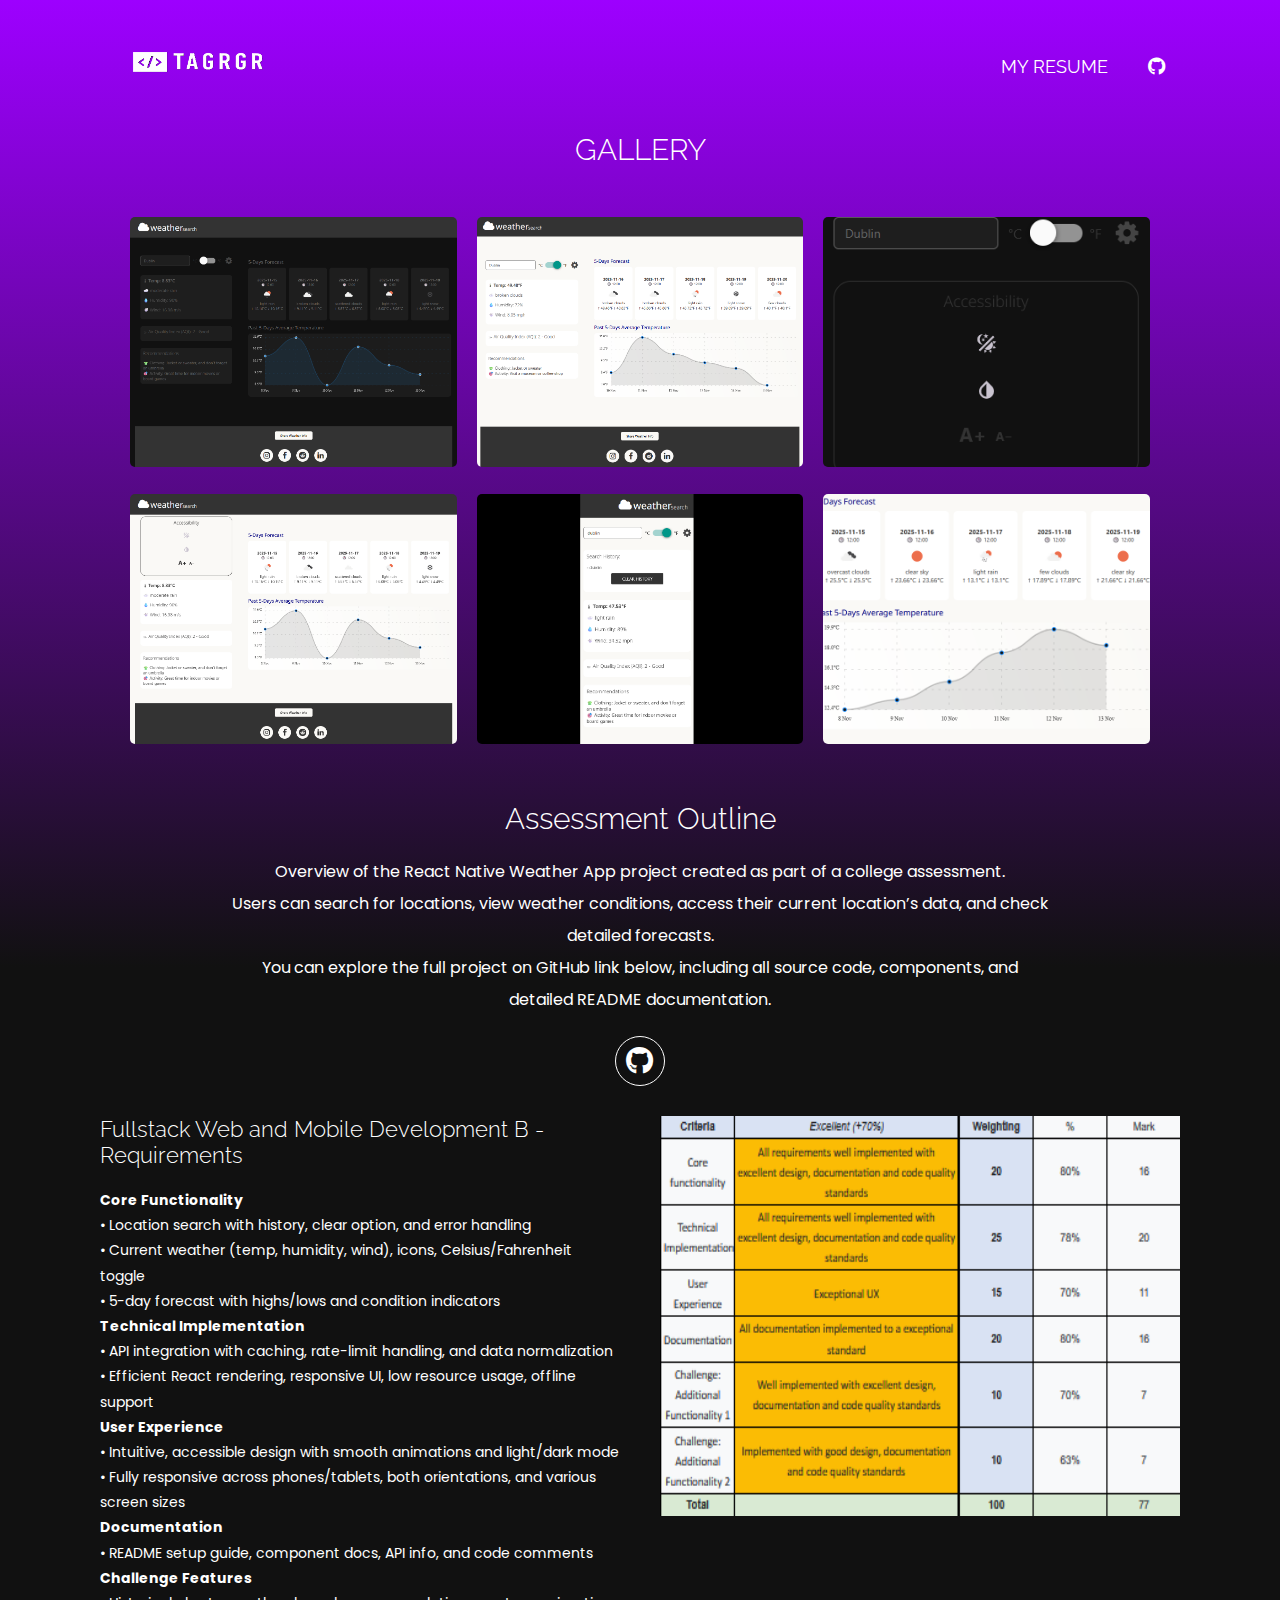
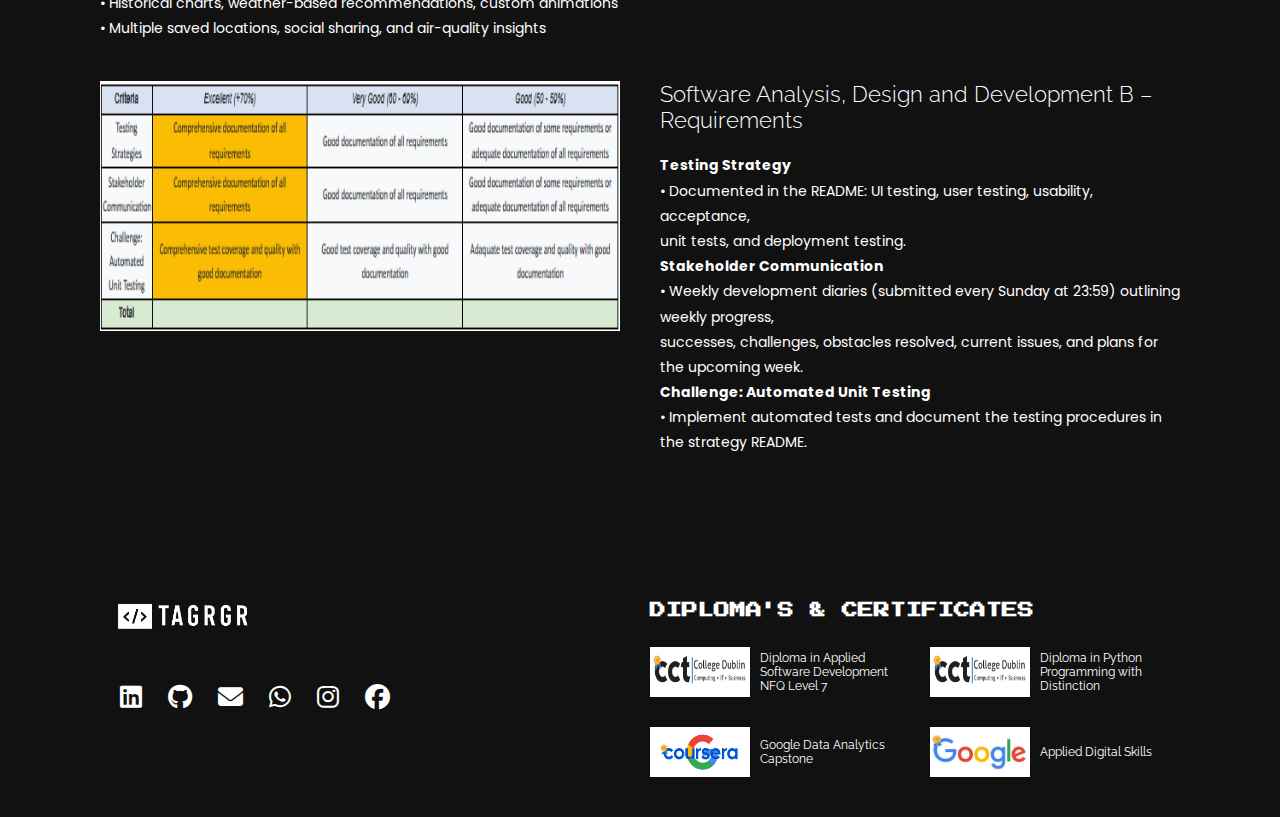
<file: weather-app.html>
<!DOCTYPE html>
<html lang="en">
<head>
    <meta charset="UTF-8">
    <meta name="viewport" content="width=device-width, initial-scale=1.0">
    <title>Weather App</title>

    <link rel="stylesheet" href="./src/css/reset.css">
    <link rel="stylesheet" href="./src/css/style.css">
    <link rel="stylesheet" href="./src/css/projects.css">
    <link rel="stylesheet" href="./src/css/responsive.css">
    <link rel="stylesheet" href="https://cdnjs.cloudflare.com/ajax/libs/font-awesome/6.5.0/css/all.min.css">
    <link rel="preconnect" href="https://fonts.googleapis.com">
    <link rel="preconnect" href="https://fonts.gstatic.com" crossorigin>
    <link href="https://fonts.googleapis.com/css2?family=Poppins:ital,wght@0,100;0,200;0,300;0,400;0,500;0,600;0,700;0,800;0,900;1,100;1,200;1,300;1,400;1,500;1,600;1,700;1,800;1,900&family=Press+Start+2P&family=Raleway:ital,wght@0,100..900;1,100..900&display=swap" rel="stylesheet">
</head>
<body>
    <!-- header is same for all html pages with one exception, for index user sees a link to projects section whereas in my projects user sees a link to github repository to access the full source code and documentation -->
    <header class="head">
        <a href="index.html">        
            <img class="logo" src="./src/images/logo.png" alt="logo">
        </a>
            
        <nav class="menu">
            <ul>
                <li>
                    <a href="./src/pdf/cvTiago10-25.pdf" target="_blank">my resume</a>
                </li>
                <li>
                    <a href="https://github.com/tagrgr/mobile-and-web-weather-application-React-Native-" target="_blank">
                        <i class="fab fa-github"></i>
                    </a>
                </li>
            </ul>
        </nav>
    </header>
     
    <!-- gallery with 6 screenshots of my development in action, following the structure -> a tag and its siblings wrapped up by a div which is wrapped up by section/main/header/footer/aside... In this case we got Id's for each of the images-->
    <section>
        <h4 class="projects-title">GALLERY</h4>
        <div class="gallery">
            <a href="#img1">
                <img class="thumb" src="./src/images/weather-app/Screenshot 2025-11-14 220833.png">
            </a>
            <a href="#img2">
                <img class="thumb" src="./src/images/weather-app/2.png">
            </a>
            <a href="#img3">
                <img class="thumb" src="./src/images/weather-app/Screenshot 2025-11-14 221007.png">
            </a>
            <a href="#img4">
                <img class="thumb" src="./src/images/weather-app/Screenshot 2025-11-14 221044.png">
            </a>
            <a href="#img5">
                <img class="thumb" src="./src/images/weather-app/Screenshot 2025-11-14 225025.png">
            </a>
            <a href="#img6">
                <img class="thumb" src="./src/images/weather-app/Screenshot 2025-11-14 225339.png">
            </a>
        </div>

        <!-- lightbox containers for the gallery. Each one becomes visible when its screenshot is clicked, using its unique ID and the :target selector. -->
        <div id="img1" class="lightbox">
            <!-- background overlay that closes the lightbox when clicked -->
            <a href="#" class="lightbox-bg"></a>
            <!-- image displayed inside the lightbox -->
            <img src="./src/images/weather-app/Screenshot 2025-11-14 220833.png">
        </div>
        <div id="img2" class="lightbox">
            <a href="#" class="lightbox-bg"></a>            
            <img src="/src/images/weather-app/2.png">
        </div>
        <div id="img3" class="lightbox">
            <a href="#" class="lightbox-bg"></a>
            <img src="./src/images/weather-app/Screenshot 2025-11-14 221007.png">
        </div>
        <div id="img4" class="lightbox">
            <a href="#" class="lightbox-bg"></a>
            <img src="./src/images/weather-app/Screenshot 2025-11-14 221044.png">
        </div>
        <div id="img5" class="lightbox">
            <a href="#" class="lightbox-bg"></a>
            <img src="./src/images/weather-app/Screenshot 2025-11-14 225025.png">
        </div>
        <div id="img6" class="lightbox">
            <a href="#" class="lightbox-bg"></a>
            <img src="./src/images/weather-app/Screenshot 2025-11-14 225339.png">
        </div>
    </section>

    <!-- this section block includes: assessment content explanation, a project header, a project github link to access the full source code and documentation, detailed requirements card outlining all assessment criteria, images showing the grading results. -->
    <section class="project-container">
        <div class="project-header">
            <h4>Assessment Outline</h4>
            <p>
                Overview of the React Native Weather App project created as part of a college assessment.
                <br>
                Users can search for locations, view weather conditions, access their current location’s data, 
                and check detailed forecasts.
                <br>
                You can explore the full project on GitHub link below, including all source code, components, and detailed README documentation.
            </p>

            <div class="project-links">
                <a href="https://github.com/tagrgr/mobile-and-web-weather-application-React-Native-" target="_blank">
                    <i class="fab fa-github"></i>
                </a>
            </div>
        </div>
        <div class="card">
            <div class="requirements">
                <h4>Fullstack Web and Mobile Development B - Requirements</h4>
                <p>
                    <strong>Core Functionality</strong><br>
                    • Location search with history, clear option, and error handling <br>

                    • Current weather (temp, humidity, wind), icons, Celsius/Fahrenheit toggle <br>

                    • 5-day forecast with highs/lows and condition indicators <br>
                    <strong>Technical Implementation</strong><br>
                    • API integration with caching, rate-limit handling, and data normalization <br>
                    • Efficient React rendering, responsive UI, low resource usage, offline support <br>
                    <strong>User Experience</strong><br>
                    • Intuitive, accessible design with smooth animations and light/dark mode <br>
                    • Fully responsive across phones/tablets, both orientations, and various screen sizes <br>
                    <strong>Documentation</strong><br>
                    • README setup guide, component docs, API info, and code comments <br>
                    <strong>Challenge Features</strong><br>
                    • Historical charts, weather-based recommendations, custom animations <br>
                    • Multiple saved locations, social sharing, and air-quality insights
                </p>
            </div>

            <div class="grades">
                <img src="./src/images/weather-app/fullstack.png" height="400px">
            </div>

            <div class="grades">
                <img src="./src/images/weather-app/saad.png" height="250px">
            </div>
            
            <div class="requirements">
                <h4>Software Analysis, Design and Development B – Requirements</h4>

                <p>
                    <strong>Testing Strategy</strong><br>
                    • Documented in the README: UI testing, user testing, usability, acceptance, 
                    <br> unit tests, and deployment testing.<br>

                    <strong>Stakeholder Communication</strong><br>
                    • Weekly development diaries (submitted every Sunday at 23:59) outlining weekly progress, <br> successes, challenges, obstacles resolved, current issues, and plans for the upcoming week.<br>

                    <strong>Challenge: Automated Unit Testing</strong><br>
                    • Implement automated tests and document the testing procedures in the strategy README.
                </p>
            </div>
        </div>
    </section>
    
    <!-- same as index.html -->
    <footer class="foot">
        <div class="left-side">
            <a class="foot-logo" href="index.html">
                <img src="./src/images/logo.png" alt="logo">
            </a>

            <div class="social-foot">
                <a href="https://linkedin.com/in/tagrgr" target="_blank" title="Go to this LinkedIn link">
                    <i class="fab fa-linkedin"></i>
                </a>
                <a href="https://github.com/tagrgr" target="_blank" title="Go to this GitHub link">
                    <i class="fab fa-github"></i>
                </a>
                <a href="mailto:tiago.gregori@live.com" target="_blank" title="Send me an email">
                    <i class="fas fa-envelope"></i>
                </a>
                <a href="https://wa.me/353899853638" target="_blank" title="Contact by WhatsApp">
                    <i class="fab fa-whatsapp"></i>
                </a>
                <a href="https://instagram.com/tiagogregori" target="_blank" title="Go to this Instagram link">
                    <i class="fab fa-instagram"></i>
                </a>
                <a href="https://facebook.com/tiagodegregori" target="_blank" title="Go to this Facebook link">
                    <i class="fab fa-facebook"></i>
                </a>
            </div>
        </div>
        
        <nav>
            <h4>Diploma's & Certificates</h4><br>
            <ul>
                <li>
                    <a href="./src/pdf/Tiago de Gregori - Award Transcript.pdf" target="_blank">
                        <img src="./src/images/cct.jpg" alt="FullStack">
                        <p>Diploma in Applied Software Development NFQ Level 7</p>
                    </a>
                </li>
                <li>
                    <a href="./src/pdf/Python Summer Cert.pdf" target="_blank">
                        <img src="./src/images/cct.jpg" alt="Python">
                        <p>Diploma in Python Programming with Distinction</p>
                    </a>
                </li>
                <li>
                    <a href="./src/pdf/Google Data Analytics Capstone Certificate.pdf" target="_blank">
                        <img src="./src/images/coursera.png" alt="Data Analytics">
                        <p>Google Data Analytics Capstone</p>
                    </a>
                </li>
                <li>
                    <a href="./src/pdf/Applied Digital Skills.pdf" target="_blank">
                        <img src="./src/images/google.jpg" alt="">
                        <p>Applied Digital Skills</p>
                    </a>
                </li>
            </ul>
        </nav> 
    </footer>
</body>
</html>
</file>
<file: src/css/style.css>
/* root styling so all text will be white and scrolling set to smooth */
html {
    color: #fff;
    scroll-behavior: smooth;
}

/* You'll see some backgorund colors commented out, I use it to know where exactly I'm styling, max width will define the max width size the website content will occupy. w3 schools link to gradient https://www.w3schools.com/cssref/func_linear-gradient.php */
body {
    /* background-color: #282828; */
    font-family: "Poppins", sans-serif;
    margin: 0 auto;
    max-width: 1120px;
    background: linear-gradient(0deg, #111 60%, #9d00ff 100%);
}

/* head has a display flex, justify content will style the row since this is flex default, we could change it by flex direction but we are not doing it here, so space between will split the items and set them next to the edges. align items will position the item vertically in its row and padding adds space inside the element, 30px vertical and 15px horizontal.  */
.head {
    /* background-color: blue; */
    display: flex;
    justify-content: space-between;
    align-items: center;
    padding: 30px 15px;
}

.head .logo {
    /* background-color: aqua; */
    width: 200px;
    height: 65px;
}

/* menu flex, no flex direction again so it will be positioned side to side horizontally. */
.head .menu ul {
    /* background-color: red; */
    display: flex;
    font-family: "Raleway", sans-serif;
}

/* text transform uppercase will transform font to capitals whatever I wrote in html */
.head .menu li a {
    font-size: 18px;
    text-transform: uppercase;
    padding: 10px 20px;
    transition: 0.2s;
}

/* :hover will change tag a layout when I scroll over this item. In this case its background will become purple and its color white, border radius 50px will add rounded corners to this element*/
.head .menu li a:hover {
    background-color: #b46af1;
    color: #fff;
    border-radius: 50px;
}

/* I calculated the position min height by 89vh so I get 11vh view of new page and minus 125px which is the pxs sum of padding used in head 30px*2 + logo height 65px */
.home {
    /* background-color: green; */
    display: flex;
    min-height: calc(89vh - 125px);
    justify-content: space-between;
    align-items: center;
    gap: 50px;
}

/* display flex, flex direction column so I will position all inside class info by vertical columns, letter spacing will improve readability. */
.home .info {
    /* background-color: black; */
    display: flex;
    flex-direction: column;
    gap: 15px;
    letter-spacing: 2px;
    padding: 0 15px;
    max-width: 50%;
}

.home .info h2 {
    font-family: "Raleway", sans-serif;
    font-size: 45px;
    margin-bottom: 20px;
}

.home .info p {
    font-family: "Raleway", sans-serif;
    font-size: 24px;
    margin-bottom: 10px;
}

.home .info .social-media {
    /* background-color: orange; */
    display: flex;
    gap: 20px;
}

/* I decided to have a rounded border radius around the rounded social links icons so I used border width, style and color by calling border and a 50% vorder radius so it will basically be a circle. transition used as I have a hover coming up next and this will get us a smooth transtion */
.home .info .social-media a i {
    border: 1px solid #fff;
    border-radius: 50%;
    width: 50px;
    height: 50px;
    padding: 10px;
    text-align: center;
    font-size: 28px;
    transition: 0.3s;
}

/* hover to get the website accent color plus scale it in 1.1, so it gets just 10% bigger when hover is called */
.home .info .social-media a i:hover {
    color: #b46af1;
    border: 1px solid #b46af1;
    transform: scale(1.1);
}

/* rounded profile picture to follow website standards */
.home .container-pic .pic {
    /* background-color: red; */
    max-width: 450px;
    border-radius: 50%;
}

.home .container-pic img {
    width: 100%;
    border-radius: 50%;
}


/* The :after pseudo-element creates a small invisible box at the end of class home, and the content property fills that box with my arrow image. Because it uses absolute position, I can place it exactly where I want inside the section, and animate it using the downarrow keyframes so the arrow moves smoothly up and down. */
/* The position Property - https://www.w3schools.com/css/css_positioning.asp
Content Property - https://www.w3schools.com/cssref/pr_gen_content.php
Pseudo-elements - https://www.w3schools.com/css/css_pseudo_elements.asp 
 */
.home:after {
    content: url('../images/seta.png');
    position: absolute;
    max-width: 50px;
    bottom: 20px;
    left: 47%;
    animation: downarrow 0.8s infinite alternate ease-in-out;
}

@-webkit-keyframes downarrow {
    0% { -webkit-transform: translateY(0); 
    opacity: 0.1; }
    100% {-webkit-transform: translateY(0.5em);
    opacity: 0.5; }
}

.title {
    text-align: center;
    padding: 40px 0;
    font-family: "Press Start 2P", sans-serif;
    font-size: 25px;
    text-transform: uppercase;
    margin-top: 80px;
}

.title-info {
    font-size: 12px;
}

/* display grid 3 columns and 2 rows defined */
.container-pro {
    background-color: #9d00ff;
    display: grid;
    grid-template-columns: repeat(3, 1fr);
    grid-template-rows: repeat(2, 1fr);
}

.container-pro .project a img {
    display: grid;
    transition: 0.3s;
}

/* opacity used so user know what theyre about to select */
.container-pro .project a:hover img {
    opacity: 0.7;
}

/* decided to use grid in footer as well. In the left side I positioned my logo by the top and social media links below. By the right side I created a nav menu with a ul and attibuted images to these li's.  */
.foot {
    font-family: "Raleway", sans-serif;
    display: grid;
    grid-template-columns: repeat(2, 1fr);
    margin: 100px 0 20px;
}

/* hard coded logo width so it has always same width it doesn't matter whats the responsive. */
.foot .left-side .foot-logo img {
    /* background-color: aqua; */
    width: 200px;
    transition: 1s;
}

.foot .left-side .foot-logo img:hover {
    border: 1px solid #9443d8;
    border-radius: 10px;
}

.foot .social-foot {
    margin: 20px 30px;
}

.foot .social-foot a {
    padding: 0 10px;
    font-size: 25px;
    transition: 0.3s;
}

.foot .social-foot a:hover {
    transform: scale(1.2);
    color: #b46af1;
}

.foot nav h4 {
    font-family: "Press Start 2P", sans-serif;
    font-size: 16px;
    text-transform: uppercase;
    margin: 26px 0 0 10px;
    display: flex;
    justify-content: flex-start;
}

.foot nav ul {
    /* background-color: brown; */
    display: grid;
    grid-template-columns: repeat(2, 1fr);
}

/* I assigned here specific values for margin each side. In Css it works always clockwise starting at the top so in this case margin left will be 20px and else 10. */
.foot nav ul li a {
    /* background-color: blue; */
    display: flex;
    align-items: center;
    margin: 10px 10px 20px 10px;
    gap: 10px;
}

.foot nav ul li a:hover {
    color: #b46af1;
    transition: 0.2s;
    transform: scale(1.05);
}

.foot nav ul li a img {
    height: 50px;
    width: 100px;
}

.foot nav ul li a p {
    font-size: 12px;
}

.foot .footer-center {
    grid-column: 1 / -1; /* span both columns */
    text-align: center;
    margin-top: 20px;
}

.foot .footer-center a {
    color: #444;
    transition: 0.3s;
}

.foot .footer-center a:hover {
    color: #777;
}
</file>
<file: src/css/responsive.css>
/* my responsive is linked under my style.css so it overrides it following the CSS cascade. so I defined new styling for these 3 screen sizes, 1024px, 768px and 425px, which I believe will cover most of screen sizes. */
/* max screen width size */
@media(max-width: 1024px) {
    .head {
        padding: 20px;
    }
    
    .home {
        flex-direction: column;
        align-items: center;
        margin: 50px 0;
        gap: 30px;
    }

    .home .info {
        max-width: 100%;
        text-align: center;
    }

    .home .info h2 {
        font-size: 35px;
    }

    .home .info p {
        font-size: 20px;
    }

    .home .info .social-media {
        justify-content: center;
    }

    .home:after {
        content: none;
    }

    .projects .container-pro {
        padding: 0 30px;
    }

    .foot nav h4 {
        line-height: 2;
    }

    .foot nav ul {
        grid-template-columns: repeat(1, 1fr);
    }

    .gallery {
        grid-template-columns: repeat(2, 1fr);
    }

    .lightbox img {
        max-width: 80vw;
        max-height: 70vh;
    }

    .project-container .card {
        grid-template-columns: 1fr;
    }

    .project-container .card .requirements h4 {
        display: flex;
        justify-content: center;
    }

    .project-container .card .requirements p {
        display: flex;
        flex-direction: column;
        align-items: center;
    }

    .project-container .card .grades {
        display: flex;
        justify-content: center;
    }
}

@media(max-width: 768px) {
    .head {
        flex-direction: row;
        justify-content: space-between;
        align-items: flex-start;
    }

    .head .menu ul {
        flex-direction: column;
        align-items: flex-end;
        gap: 5px;
    }

    .head .menu li a {
        display: block;
        font-size: 14px;
        padding: 4px 8px;
        text-align: right;
    }

    .home .info h2 {
        font-size: 30px;
    }

    .home .info p {
        font-size: 16px;
    }

    .home .container-pic img {
        max-width: 320px;
    }

    .home .info .social-media {
        gap: 10px;
    }

    .home .info .social-media a i {
        width: 42px;
        height: 42px;
        font-size: 20px;
    }

    .container-pro {
        grid-template-columns: repeat(2, 1fr);
    }

    .foot {
        grid-template-columns: 1fr;
        text-align: center;
    }

    .foot nav h4 {
        justify-content: center;
        font-size: 14px;
    }

    .foot nav ul {
        grid-template-columns: repeat(2, 1fr);
        justify-items: center;
    }

    .foot nav ul li a {
        flex-direction: column;
        align-items: center;
        margin: 15px 0;
        text-align: center;
    }

    .foot nav ul li a img {
        width: 80%;
        max-width: 180px;
        height: auto;
    }

    .foot .left-side {
        order: 2;
        align-items: center;
        margin-top: 40px;
    }

    .foot .social-foot {
        justify-content: center;
        flex-wrap: wrap;
        margin: 20px 0;
    }

    .foot nav ul li a img {
        width: 110px;
        height: 60px;
    }

    .lightbox img {
        max-width: 95vw;
        max-height: 80vh;
    }

    .projects {
        padding: 30px;
    }

    .project-container .project-header p {
        padding: 20px;
    }
}

@media(max-width: 425px) {
    .container-pro {
        grid-template-columns: repeat(1, 1fr);
    }

    .gallery {
        grid-template-columns: 1fr;
    }
}
</file>
<file: src/css/projects.css>
.projects-title {
  font-size: 30px;
  font-family: "Raleway", sans-serif;
  font-weight: 300;
  display: flex;
  justify-content: center;
  align-items: center;
}

.gallery {
  display: grid;
  grid-template-columns: repeat(3, 1fr);
  gap: 20px;
  padding: 50px;
}

.gallery .thumb {
  width: 100%;
  height: 250px;
  object-fit: cover;
  border-radius: 5px;
  cursor: pointer;
  transition: transform .3s;
}

.gallery .thumb:hover {
  transform: scale(1.05);
  opacity: 0.8;
}

.lightbox {
  position: fixed;
  inset: 0;
  background: rgba(0,0,0,0.9);
  display: none;
  align-items: center;
  justify-content: center;
  z-index: 100;
}

.lightbox:target {
  display: flex;
}

.lightbox-bg {
  position: absolute;
  inset: 0;
  cursor: pointer;
}

.lightbox img {
  position: relative;
  z-index: 1;
  max-width: 50vw;
  max-height: 50vh;
  object-fit: contain;
}

.project-container .project-header h4 {
  font-size: 30px;
  font-weight: 300;
  font-family: "Raleway", sans-serif;
  display: flex;
  justify-content: center;
}

.project-container .project-header p {
  font-size: 16px;
  padding: 20px 150px;
  line-height: 2;
  text-align: center;
  
}

.project-container .project-header .project-links {
  display: flex;
  justify-content: center;
  margin-bottom: 10px;
}

.project-container .project-header .project-links a i {
  border: 1px solid #fff;
  border-radius: 50%;
  width: 50px;
  height: 50px;
  padding: 10px;
  font-size: 28px;
  transition: 0.3s;
}

.project-container .project-header .project-links a i:hover {
  color: #b46af1;
  border: 1px solid #b46af1;
  transform: scale(1.1);
}

.project-container .card {
  display: grid;
  grid-template-columns: 1fr 1fr;
}

.project-container .card .requirements {
  display: flex;
  flex-direction: column;
  align-content: center;
  padding: 20px;
}

.project-container .card .requirements h4 {
  font-size: 22px;
  font-weight: 300;
  font-family: "Raleway", sans-serif;
  margin-bottom: 20px;
}

.project-container .card .requirements p {
  font-size: 14px;
  line-height: 1.8;
}

.project-container .card .grades {
  margin: 20px;
}

.project-container .card .grades .mood-pics {
  display: flex;
  flex-direction: column;
  gap: 20px; 
}
</file>
